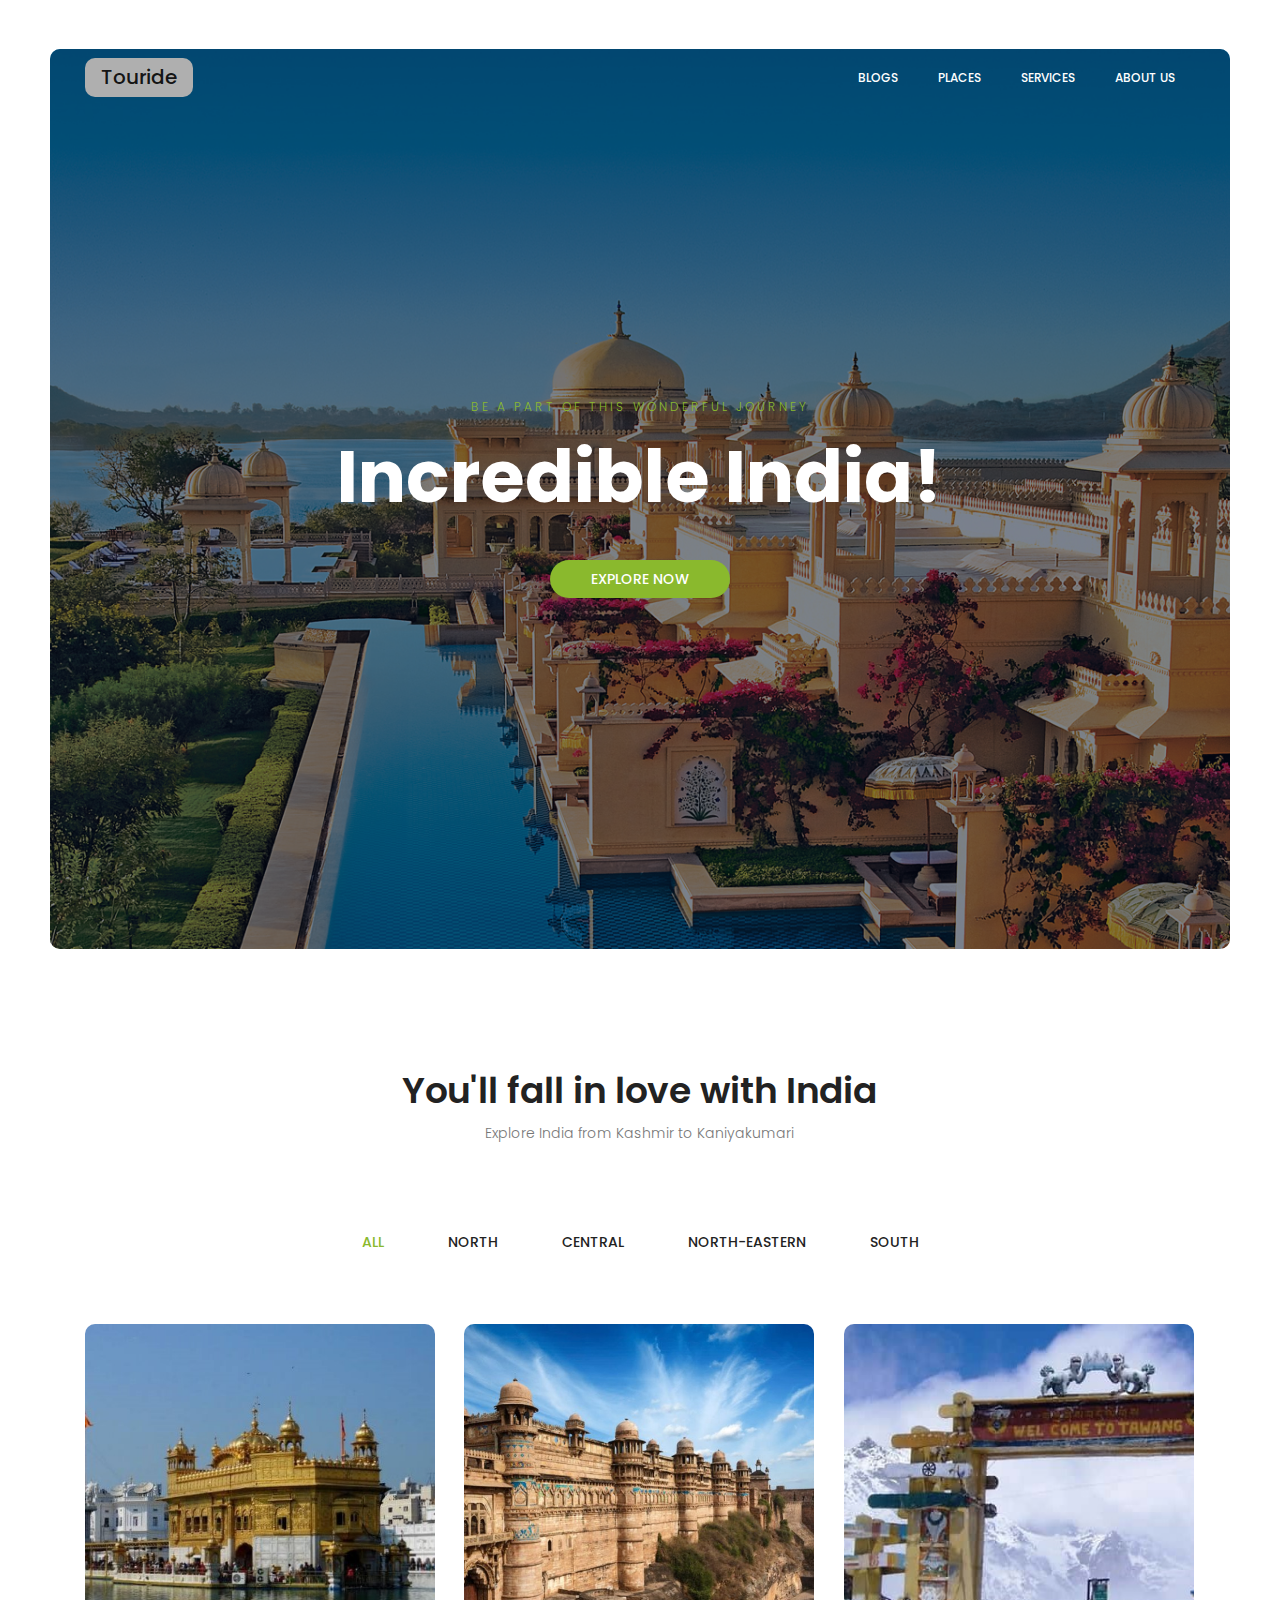
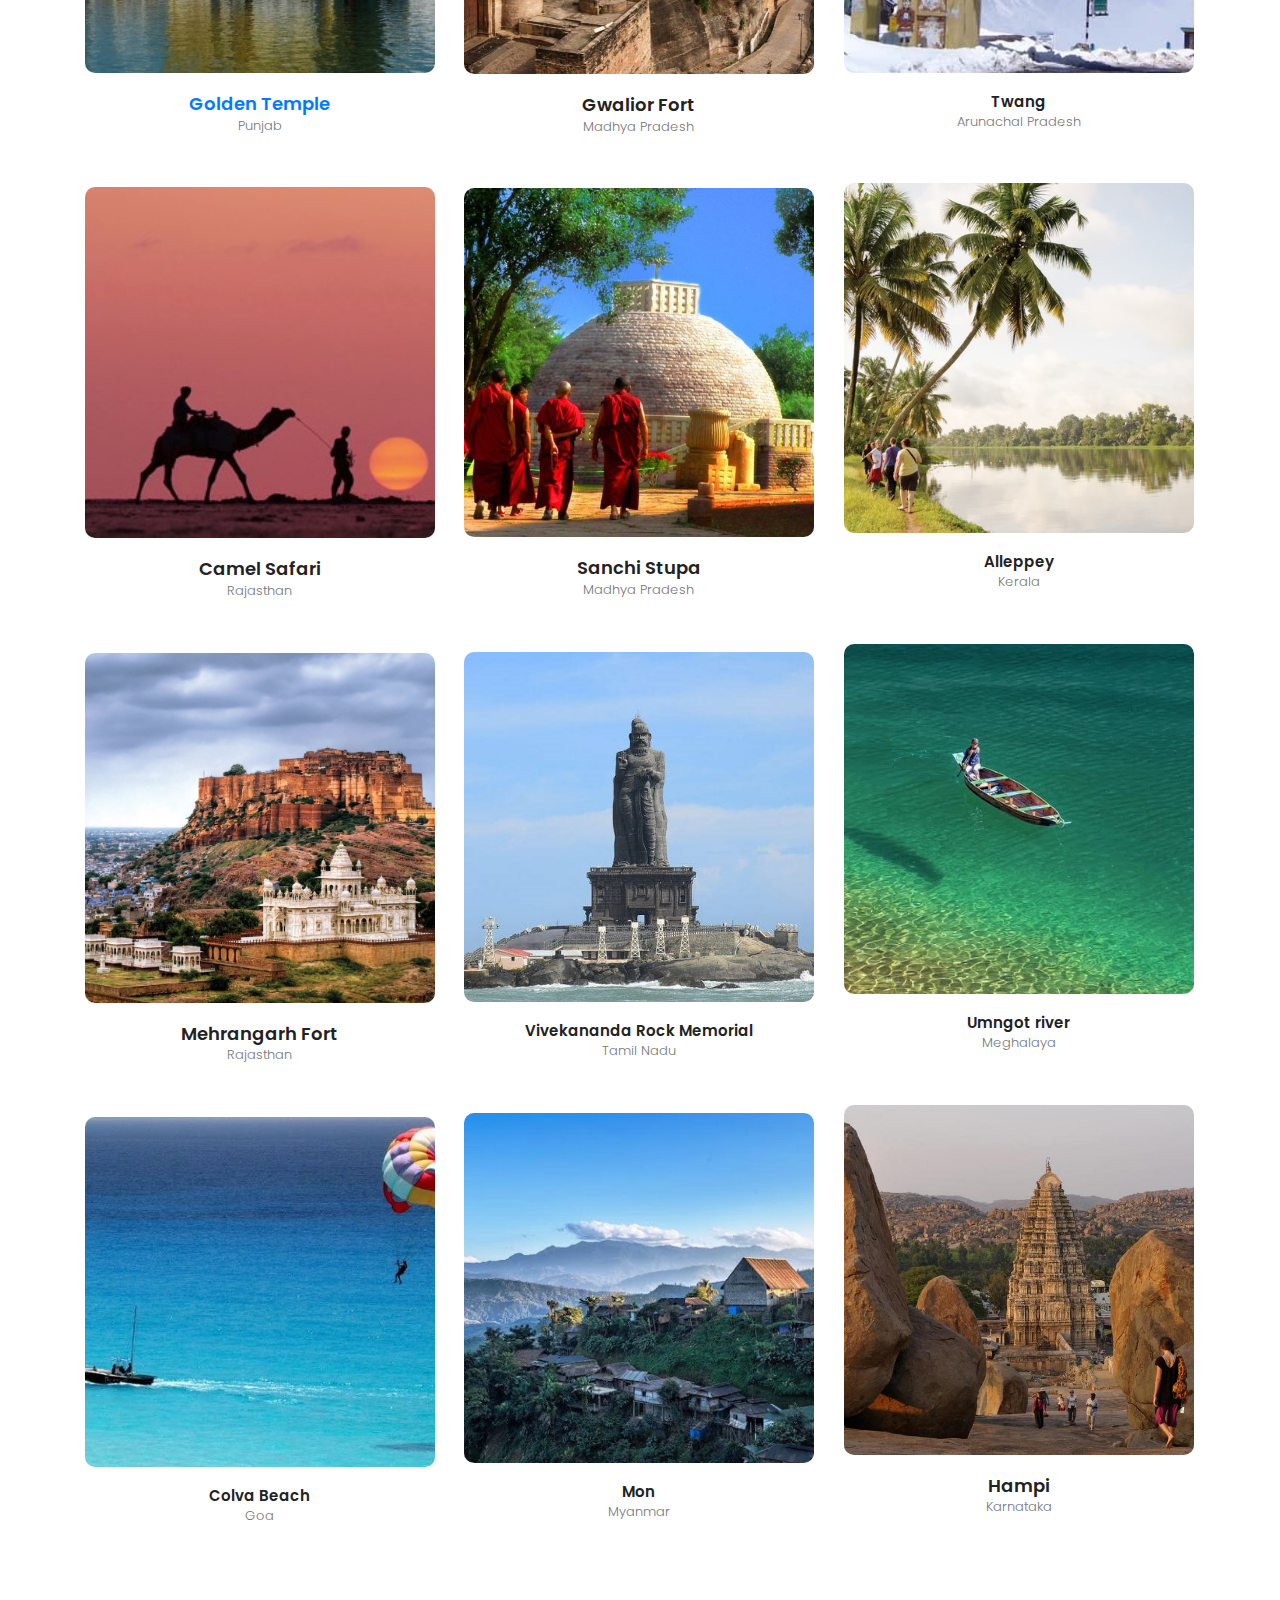
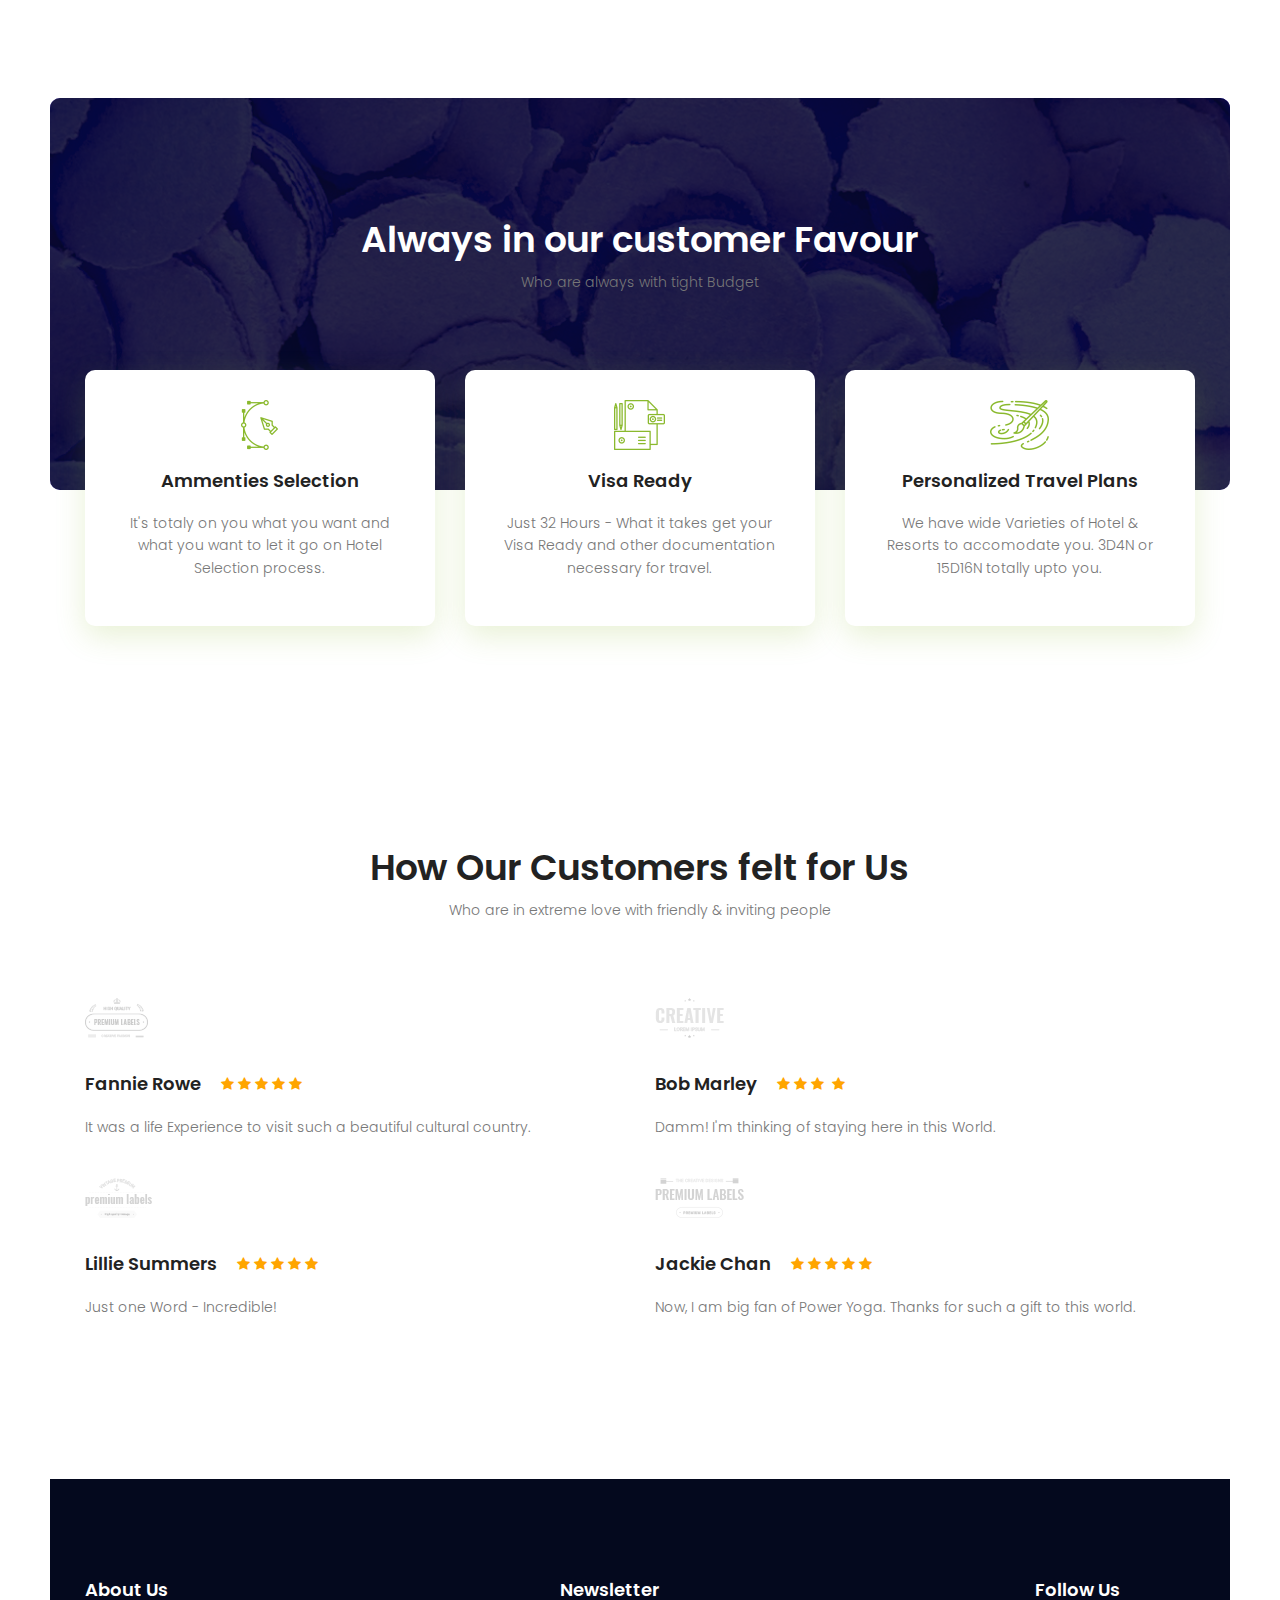
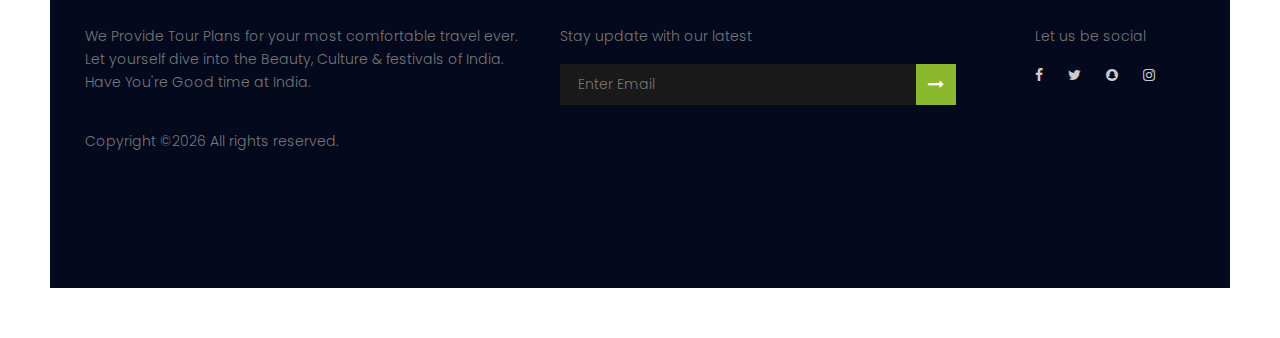
<file: index.html>
<!DOCTYPE html>
	<html lang="zxx" class="no-js">
	<head>
		<meta name="viewport" content="width=device-width, initial-scale=1, shrink-to-fit=no">
		<link rel="shortcut icon" href="img/fav.png">
		<meta name="author" content="">
		<meta name="description" content="">
		<meta name="keywords" content="">
		<meta charset="UTF-8">
		<title>Touride</title>
		<link href="https://fonts.googleapis.com/css?family=Poppins:100,200,400,300,500,600,700" rel="stylesheet"> 
			<!--CSS============================================= -->
			<link rel="stylesheet" href="css/linearicons.css">
			<link rel="stylesheet" href="css/font-awesome.min.css">
			<link rel="stylesheet" href="css/bootstrap.css">
			<link rel="stylesheet" href="css/magnific-popup.css">
			<link rel="stylesheet" href="css/nice-select.css">					
			<link rel="stylesheet" href="css/animate.min.css">
			<link rel="stylesheet" href="css/owl.carousel.css">
			<link rel="stylesheet" href="css/main.css">
		</head>
		<body>
			<div class="protfolio-wrap">

			<!-- Start Header Area -->
			<header class="default-header">
				<nav class="navbar navbar-expand-lg  navbar-light">
					<div class="container">
						  <a class="navbar-brand" href="index.html">Touride </a>
						  <button class="navbar-toggler" type="button" data-toggle="collapse" data-target="#navbarSupportedContent" aria-controls="navbarSupportedContent" aria-expanded="false" aria-label="Toggle navigation">
						    <span class="text-white lnr lnr-menu"></span>
						  </button>

						  <div class="collapse navbar-collapse justify-content-end align-items-center" id="navbarSupportedContent">
						    <ul class="navbar-nav">
								<li><a href="./Pages-inside/blog.html">Blogs</a></li>
								<li><a href="#portfolio">Places</a></li>
								<li><a href="#service">Services</a></li>
								<li><a href="./Pages-inside/About.html">About Us</a></li>
						    </ul>
						  </div>						
					</div>
				</nav>
			</header>
			<!-- End Header Area -->	
				<!-- start banner Area -->
				<section class="banner-area relative" id="home">	
					<div class="overlay overlay-bg"></div>
					<div class="container">
						<div class="row fullscreen d-flex align-items-center justify-content-center">
							<div class="banner-content col-lg-10">
								<h5 class="text-uppercase">Be a part of this Wonderful Journey</h5>
								<h1>
									Incredible India!				
								</h1>
								<a href="#" class="primary-btn text-uppercase">Explore Now</a>
							</div>											
						</div>
					</div>
				</section>
				<!-- End banner Area -->	
				
				<!-- Start portfolio-area Area -->	
				<section class="portfolio-area section-gap" id="portfolio">
				  <div class="container">
						<div class="row d-flex justify-content-center">
							<div class="menu-content col-lg-10">
								<div class="title text-center">
									<h1 class="mb-10">You'll fall in love with India</h1>
									<p>Explore India from Kashmir to Kaniyakumari</p>
								</div>
							</div>
						</div>
				    
				    <div class="filters">
				      <ul>
				        <li class="active" data-filter="*">All</li>
				        <li data-filter=".corporate">North</li>
				        <li data-filter=".personal">Central</li>
				        <li data-filter=".agency">North-Eastern</li>
				        <li data-filter=".portal">South</li>
				      </ul>
				    </div>
				    
				    <div class="filters-content">
				      <div class="row grid">
				        <div class="single-portfolio col-sm-4 all corporate">
				          <div class="item">
				            <img src="img/p1.jpg" alt="Work 1">
				            <div class="p-inner">
				              <h4><a href="./Pages-inside/GoldenTemple-Info.html">Golden Temple</a></h4>
				              <div class="cat">Punjab</div>
				            </div>
				          </div>
				        </div>
				        <div class="single-portfolio col-sm-4 all personal">
				          <div class="item">
				            <img src="img/p2.jpg" alt="Work 1">
				            <div class="p-inner">
				              <h4>Gwalior Fort</h4>
				              <div class="cat">Madhya Pradesh</div>
				            </div>
				          </div>
				        </div>
				        <div class="single-portfolio col-sm-4 all agency">
				          <div class="item">
				            <img src="img/p9.jpg" alt="Work 1">
				            <div class="p-inner">
				              <h5>Twang</h5>
				              <div class="cat">Arunachal Pradesh</div>
				            </div>
				          </div>
				        </div>
				        <div class="single-portfolio col-sm-4 all portal">
				          <div class="item">
				            <img src="img/p12.jpg" alt="Work 1">
				            <div class="p-inner">
				              <h5>Alleppey</h5>
				              <div class="cat">Kerala</div>
				            </div>
				          </div>
				        </div>

				        <div class="single-portfolio col-sm-4 all corporate">
				          <div class="item">
				            <img src="img/p5.jpg" alt="Work 1">
				            <div class="p-inner">
				              <h4>Camel Safari</h4>
				              <div class="cat">Rajasthan</div>
				            </div>
				          </div>
				        </div>
				        <div class="single-portfolio col-sm-4 all personal">
				          <div class="item">
				            <img src="img/p6.jpg" alt="Work 1">
				            <div class="p-inner">
				              <h4>Sanchi Stupa</h4>
				              <div class="cat">Madhya Pradesh</div>
				            </div>
				          </div>
				        </div>
				        <div class="single-portfolio col-sm-4 all agency">
				          <div class="item">
				            <img src="img/p7.jpg" alt="Work 1">
				            <div class="p-inner">
				              <h5>Umngot river</h5>
				              <div class="cat">Meghalaya</div>
				            </div>
				          </div>
				        </div>
				        <div class="single-portfolio col-sm-4 all portal">
				          <div class="item">
				            <img src="img/p10.jpg" alt="Work 1">
				            <div class="p-inner">
				              <h5>Vivekananda Rock Memorial</h5>
				              <div class="cat">Tamil Nadu</div>
				            </div>
				          </div>
				        </div>		
				        <div class="single-portfolio col-sm-4 all corporate">
				          <div class="item">
				            <img src="img/p4.jpg" alt="Work 1">
				            <div class="p-inner">
				              <h4>Mehrangarh Fort</h4>
				              <div class="cat">Rajasthan</div>
				            </div>
				          </div>
				        </div>
				        <div class="single-portfolio col-sm-4 all personal">
				          <div class="item">
				            <img src="img/p3.jpg" alt="Work 1">
				            <div class="p-inner">
				              <h4>Hampi</h4>
				              <div class="cat">Karnataka</div>
				            </div>
				          </div>
				        </div>
				        <div class="single-portfolio col-sm-4 all agency">
				          <div class="item">
				            <img src="img/p8.jpg" alt="Work 1">
				            <div class="p-inner">
				              <h5>Mon</h5>
				              <div class="cat">Myanmar</div>
				            </div>
				          </div>
				        </div>
				        <div class="single-portfolio col-sm-4 all portal">
				          <div class="item">
				            <img src="img/p11.jpg" alt="Work 1">
				            <div class="p-inner">
				              <h5>Colva Beach</h5>
				              <div class="cat">Goa</div>
				            </div>
				          </div>
				        </div>					        		        
				        
				      </div>
				    </div>
				    
				  </div>
				</section>
				<!-- End portfolio-area Area -->	

				
				<!-- Start service Area -->
				<section class="service-area section-gap relative" id="service">
					<div class="overlay overlay-bg"></div>	
					<div class="container">
						<div class="row d-flex justify-content-center">
							<div class="menu-content pb-60 col-lg-10">
								<div class="title text-center">
									<h1 class="mb-10 text-white">Always in our customer Favour</h1>
									<p>Who are always with tight Budget</p>
								</div>
							</div>
						</div>	
					</div>	
				</section>
				<!-- End service Area -->
				
				<!-- Start services Area -->
				<section class="services-area pb-100" >
					<div class="container">
						<div class="row">
							<div class="col-lg-4">
								<div class="single-service">
									<img class="img-fluid" src="img/s1.png" alt="">
									<h4>Ammenties Selection</h4>
									<p>
										It's totaly on you what you want and what you want to let it go on Hotel Selection process.
									</p>
								</div>
							</div>
							<div class="col-lg-4">
								<div class="single-service">
									<img class="img-fluid" src="img/s2.png" alt="">
									<h4>Visa Ready</h4>
									<p>
										Just 32 Hours - What it takes get your Visa Ready and other documentation necessary for travel.
									</p>
								</div>
							</div>
							<div class="col-lg-4">
								<div class="single-service">
									<img class="img-fluid" src="img/s3.png" alt="">
									<h4>Personalized Travel Plans</h4>
									<p>
										We have wide Varieties of Hotel &amp; Resorts to accomodate you. 3D4N or 15D16N totally upto you.
									</p>
								</div>
							</div>														
						</div>
					</div>	
				</section>
				<!-- End services Area -->
				
				<!-- Start review Area -->
				<section class="review-area section-gap" id="testimonial">
					<div class="container">
						<div class="row d-flex justify-content-center">
							<div class="menu-content pb-60 col-lg-10">
								<div class="title text-center">
									<h1 class="mb-10">How Our Customers felt for Us</h1>
									<p>Who are in extreme love with friendly &amp; inviting people</p>
								</div>
							</div>
						</div>							
						<div class="row">
							<div class="col-lg-6">
								<div class="single-review">
									<img src="img/c1.png" alt="">
									<div class="title d-flex flex-row">
										<a href="#"><h4>Fannie Rowe</h4></a>									
										<div class="star">
											<span class="fa fa-star checked"></span>
											<span class="fa fa-star checked"></span>
											<span class="fa fa-star checked"></span>
											<span class="fa fa-star checked"></span>
											<span class="fa fa-star checked"></span>
										</div>
									</div>
									<p>
										It was a life Experience to visit such a beautiful cultural country.
									</p>
								</div>	
								<div class="single-review">
									<img src="img/c3.png" alt="">
									<div class="title d-flex flex-row">
										<a href="#"><h4>Lillie Summers</h4></a>									
										<div class="star">
											<span class="fa fa-star checked"></span>
											<span class="fa fa-star checked"></span>
											<span class="fa fa-star checked"></span>
											<span class="fa fa-star checked"></span>
											<span class="fa fa-star checked"></span>
										</div>
									</div>
									<p>
										Just one Word - Incredible!
									</p>
								</div>															
							</div>
							<div class="col-lg-6">
								<div class="single-review">
									<img src="img/c2.png" alt="">
									<div class="title d-flex flex-row">
										<a href="#"><h4>Bob Marley</h4></a>									
										<div class="star">
											<span class="fa fa-star checked"></span>
											<span class="fa fa-star checked"></span>
											<span class="fa fa-star checked"></span>
											<span class="fa fa-starchecked"></span>
											<span class="fa fa-star checked"></span>
										</div>
									</div>
									<p>
										Damm! I'm thinking of staying here in this World.
									</p>
								</div>	
								<div class="single-review">
									<img src="img/c4.png" alt="">
									<div class="title d-flex flex-row">
										<a href="#"><h4>Jackie Chan</h4></a>									
										<div class="star">
											<span class="fa fa-star checked"></span>
											<span class="fa fa-star checked"></span>
											<span class="fa fa-star checked"></span>
											<span class="fa fa-star checked"></span>
											<span class="fa fa-star checked"></span>
										</div>
									</div>
									<p>
										Now, I am big fan of Power Yoga. Thanks for such a gift to this world.
									</p>
								</div>															
							</div>							
						</div>
                    </div>	
				</section>
				<!-- End review Area -->
				

				<!-- start footer Area -->		
				<footer class="footer-area section-gap">
					<div class="container">
						<div class="row">
							<div class="col-lg-5 col-md-6 col-sm-6">
								<div class="single-footer-widget">
									<h6>About Us</h6>
									<p>
										We Provide Tour Plans for your most comfortable travel ever. Let yourself dive into the Beauty, Culture &amp; festivals of India. Have You're Good time at India.
									</p>
									<p class="footer-text">
Copyright &copy;<script>document.write(new Date().getFullYear());</script> All rights reserved.
								</p>	
								</div>
							</div>
							<div class="col-lg-5  col-md-6 col-sm-6">
								<div class="single-footer-widget">
									<h6>Newsletter</h6>
									<p>Stay update with our latest</p>
									<div class="" id="mc_embed_signup">
							         <form target="_blank"  action="" method="get" class="form-inline">
											<input class="form-control" name="EMAIL" placeholder="Enter Email" onfocus="this.placeholder = ''" onblur="this.placeholder = 'Enter Your Email Here '" required="" type="email">
				                            	<button class="click-btn btn btn-default"><i class="fa fa-long-arrow-right" aria-hidden="true"></i></button>
				                           
											<div class="info"></div>
										</form>
									</div>
								</div>
							</div>						
							<div class="col-lg-2 col-md-6 col-sm-6 social-widget">
								<div class="single-footer-widget">
									<h6>Follow Us</h6>
									<p>Let us be social</p>
									<div class="footer-social d-flex align-items-center">
										<a href="#"><i class="fa fa-facebook"></i></a>
										<a href="#"><i class="fa fa-twitter"></i></a>
										<a href="#"><i class="fa fa-snapchat"></i></a>
										<a href="#"><i class="fa fa-instagram"></i></a>
									</div>
								</div>
							</div>							
						</div>
					</div>
				</footer>	
				<!-- End footer Area -->					
			</div>
			<script src="js/vendor/jquery-2.2.4.min.js"></script>
			<script src="https://cdnjs.cloudflare.com/ajax/libs/popper.js/1.12.9/umd/popper.min.js" integrity="sha384-ApNbgh9B+Y1QKtv3Rn7W3mgPxhU9K/ScQsAP7hUibX39j7fakFPskvXusvfa0b4Q" crossorigin="anonymous"></script>
			<script src="js/vendor/bootstrap.min.js"></script>			
  			<script src="js/easing.min.js"></script>			
			<script src="js/jquery.ajaxchimp.min.js"></script>
			<script src="js/jquery.magnific-popup.min.js"></script>	
			<script src="js/owl.carousel.min.js"></script>			
			<script src="js/jquery.sticky.js"></script>			
			<script src="js/jquery.nice-select.min.js"></script>			
			<script src="js/parallax.min.js"></script>	
			<script src="js/mail-script.js"></script>
			<script src="js/isotope.pkgd.min.js"></script>	
			<script src="js/main.js"></script>	
		</body>
	</html>
</file>
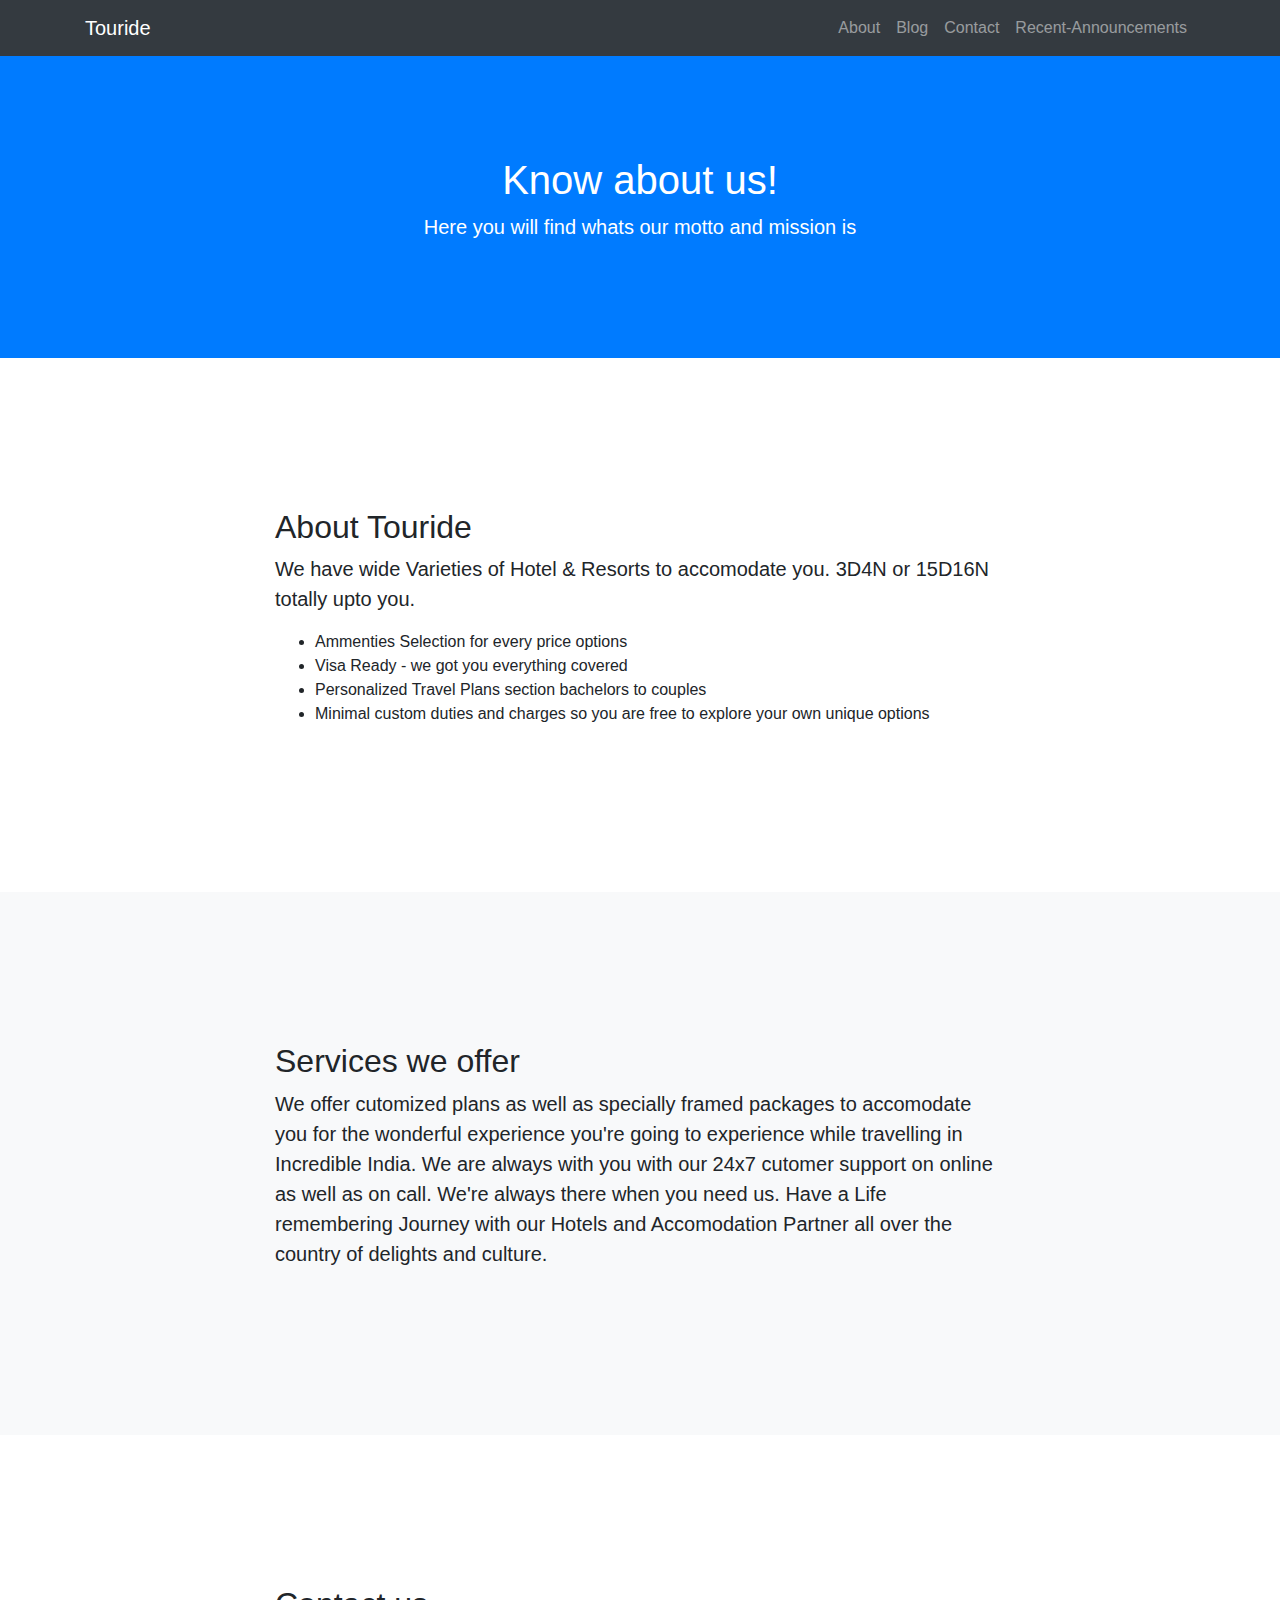
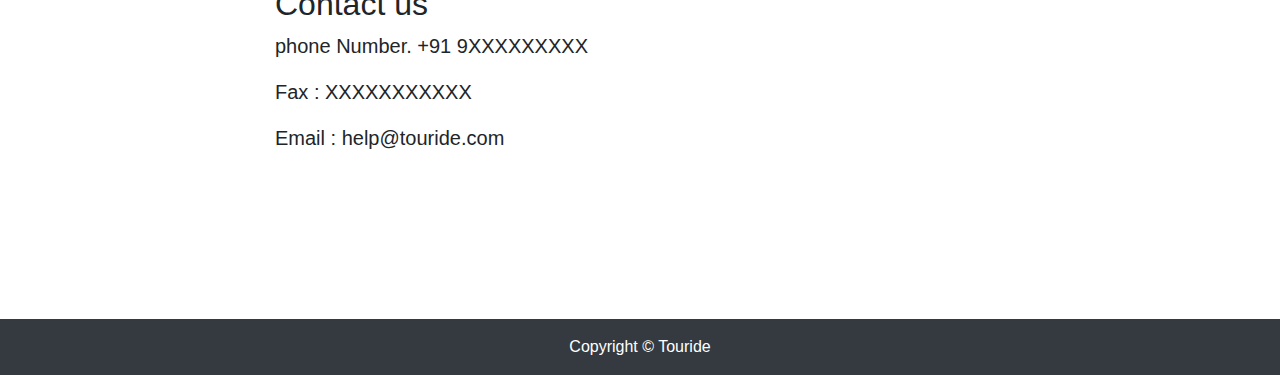
<file: Pages-inside/About.html>
<!DOCTYPE html>
<html lang="en">

<head>

  <meta charset="utf-8">
  <meta name="viewport" content="width=device-width, initial-scale=1, shrink-to-fit=no">
  <meta name="description" content="">
  <meta name="author" content="">

  <title>About Us - Touride</title>

  <!-- Bootstrap core CSS -->
  <link href="./bootstrap/css/bootstrap.min.css" rel="stylesheet">

  <!-- Custom styles for this template -->
  <link href="css/scrolling-nav.css" rel="stylesheet">

</head>

<body id="page-top">

  <!-- Navigation -->
  <nav class="navbar navbar-expand-lg navbar-dark bg-dark fixed-top" id="mainNav">
    <div class="container">
      <a class="navbar-brand js-scroll-trigger" href="#page-top">Touride</a>
      <button class="navbar-toggler navbar-toggler-right" type="button" data-toggle="collapse" data-target="#navbarResponsive" aria-controls="navbarResponsive" aria-expanded="false" aria-label="Toggle navigation">
        <span class="navbar-toggler-icon"></span>
      </button>
      <div class="collapse navbar-collapse " id="navbarResponsive">
        <ul class="navbar-nav ml-auto">
          <li class="nav-item">
            <a class="nav-link js-scroll-trigger" href="#about">About</a>
          </li>
          <li class="nav-item">
            <a class="nav-link js-scroll-trigger" href="blog.html">Blog</a>
          </li>
          <li class="nav-item">
            <a class="nav-link js-scroll-trigger" href="#contact">Contact</a>
          </li>
            <li class="nav-item">
            <a class="nav-link js-scroll-trigger" href="Recent-Announcement.html" target="_blank">Recent-Announcements</a>
          </li>
        </ul>
      </div>
    </div>
  </nav>

  <header class="bg-primary text-white">
    <div class="container text-center">
      <h1>Know about us!</h1>
      <p class="lead">Here you will find whats our motto and mission is</p>
    </div>
  </header>

  <section id="about">
    <div class="container">
      <div class="row">
        <div class="col-lg-8 mx-auto">
          <h2>About Touride</h2>
          <p class="lead">We have wide Varieties of Hotel & Resorts to accomodate you. 3D4N or 15D16N totally upto you.</p>
          <ul>
            <li>Ammenties Selection for every price options</li>
            <li>Visa Ready - we got you everything covered</li>
            <li>Personalized Travel Plans section bachelors to couples</li>
            <li>Minimal custom duties and charges so you are free to explore your own unique options</li>
          </ul>
        </div>
      </div>
    </div>
  </section>

  <section id="services" class="bg-light">
    <div class="container">
      <div class="row">
        <div class="col-lg-8 mx-auto">
          <h2>Services we offer</h2>
          <p class="lead">We offer cutomized plans as well as specially framed packages to accomodate you for the wonderful experience you're going to experience while travelling in Incredible India. We are always with you with our 24x7 cutomer support on online as well as on call. We're always there when you need us. Have a Life remembering Journey with our Hotels and Accomodation Partner all over the country of delights and culture.</p>
        </div>
      </div>
    </div>
  </section>

  <section id="contact">
    <div class="container">
      <div class="row">
        <div class="col-lg-8 mx-auto">
          <h2>Contact us</h2>
            <p class="lead">phone Number. +91 9XXXXXXXXX</p>
            <p class="lead">Fax : XXXXXXXXXXX</p>
            <p class="lead">Email : help@touride.com</p>
        </div>
      </div>
    </div>
  </section>

  <!-- Footer -->
  <footer class="py-3 bg-dark">
    <div class="container">
      <p class="m-0 text-center text-white">Copyright &copy; Touride</p>
    </div>
  </footer>



</body>

</html>
</file>
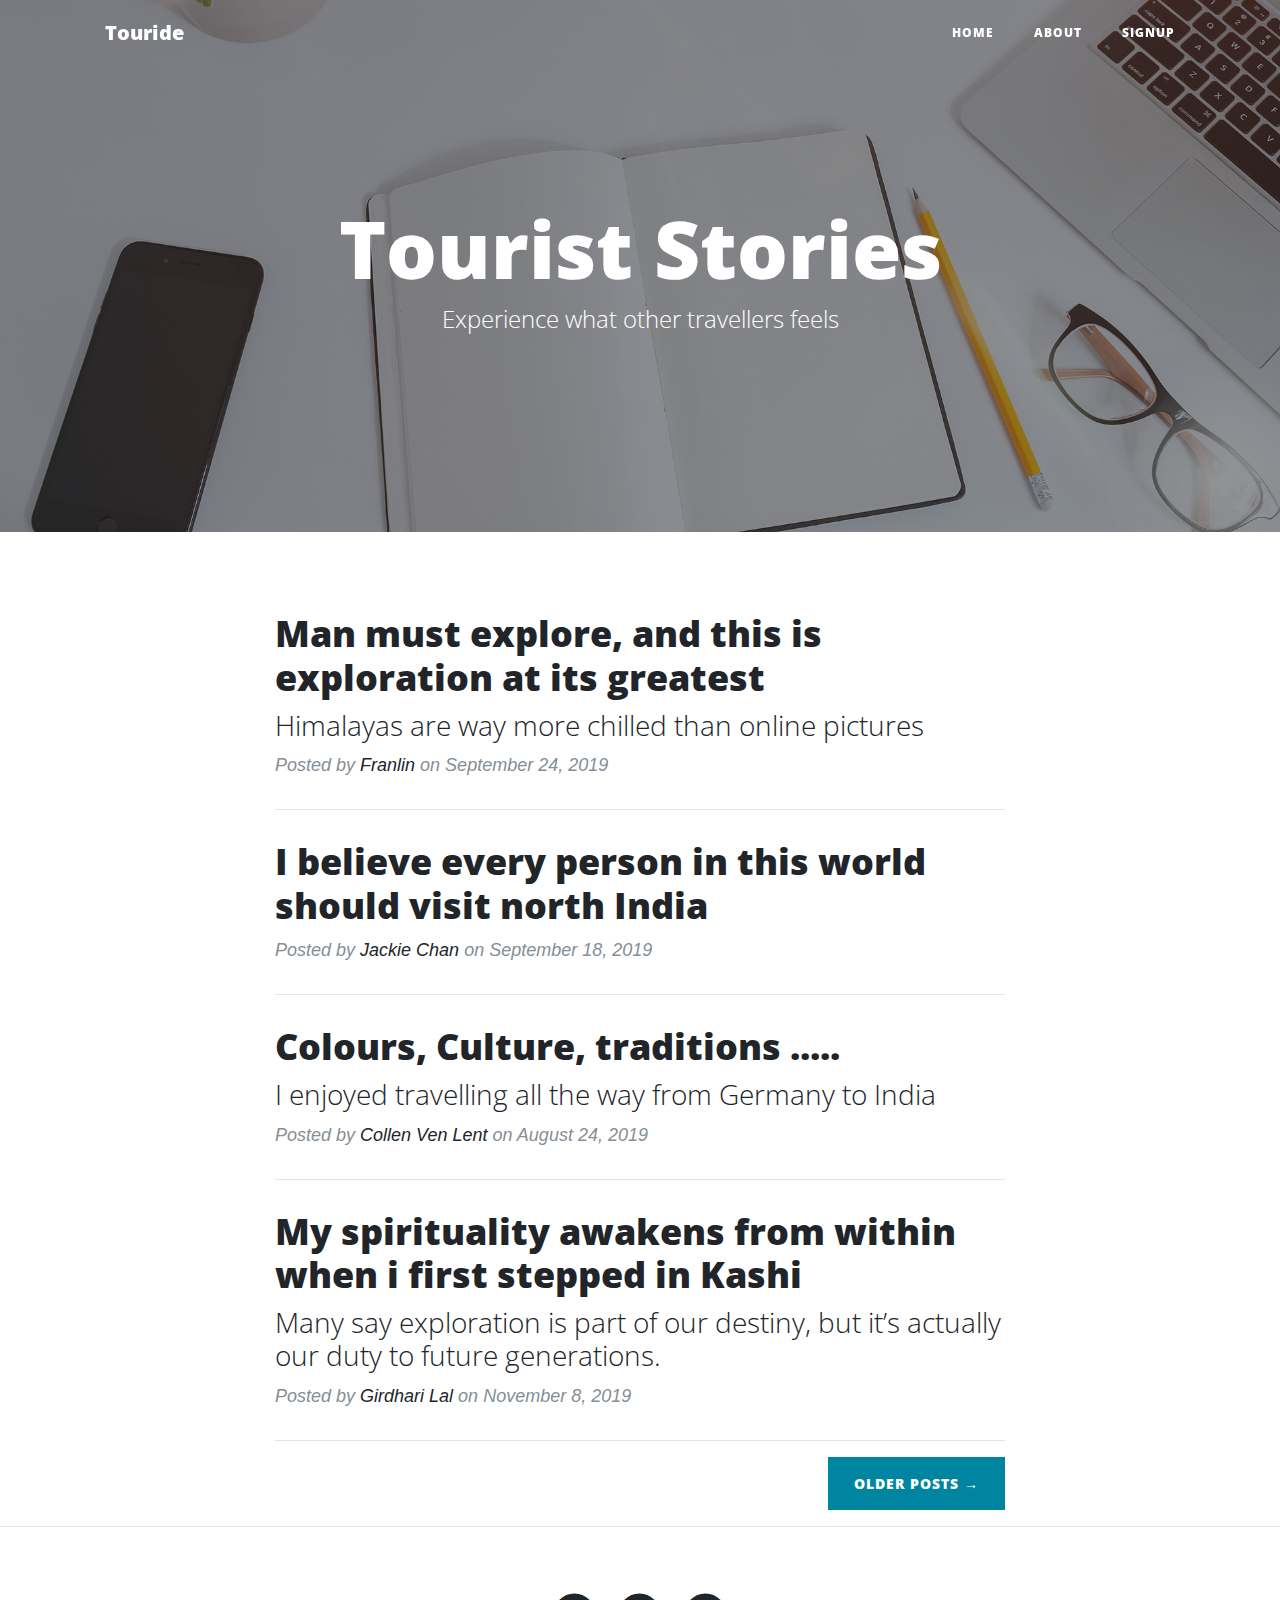
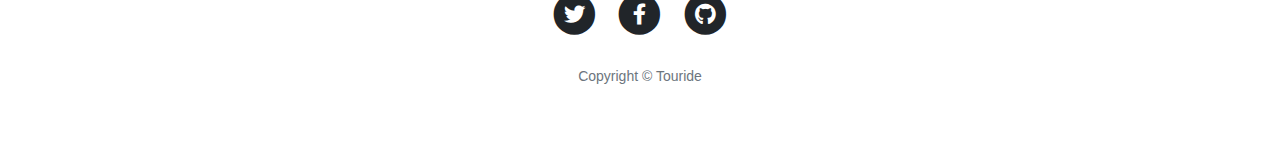
<file: Pages-inside/blog.html>
<!DOCTYPE html>
<html lang="en">

<head>

  <meta charset="utf-8">
  <meta name="viewport" content="width=device-width, initial-scale=1, shrink-to-fit=no">
  <meta name="description" content="">
  <meta name="author" content="">

  <title>Touride</title>

  <!-- Bootstrap core CSS -->
  <link href="vendor/bootstrap/css/bootstrap.min.css" rel="stylesheet">

  <!-- Custom fonts for this template -->
  <link href="vendor/fontawesome-free/css/all.min.css" rel="stylesheet" type="text/css">
  <link href='https://fonts.googleapis.com/css?family=Lora:400,700,400italic,700italic' rel='stylesheet' type='text/css'>
  <link href='https://fonts.googleapis.com/css?family=Open+Sans:300italic,400italic,600italic,700italic,800italic,400,300,600,700,800' rel='stylesheet' type='text/css'>

  <!-- Custom styles for this template -->
  <link href="css/clean-blog.min.css" rel="stylesheet">

</head>

<body>

  <!-- Navigation -->
  <nav class="navbar navbar-expand-lg navbar-light fixed-top" id="mainNav">
    <div class="container">
      <a class="navbar-brand" href="../index.html">Touride</a>
      <button class="navbar-toggler navbar-toggler-right" type="button" data-toggle="collapse" data-target="#navbarResponsive" aria-controls="navbarResponsive" aria-expanded="false" aria-label="Toggle navigation">
        Menu
        <i class="fas fa-bars"></i>
      </button>
      <div class="collapse navbar-collapse" id="navbarResponsive">
        <ul class="navbar-nav ml-auto">
          <li class="nav-item">
            <a class="nav-link" href="#">Home</a>
          </li>
          <li class="nav-item">
            <a class="nav-link" href="About.html">About</a>
          </li>
            <li class="nav-item">
            <a class="nav-link" href="SignUp.html">SignUp</a>
          </li>
        </ul>
      </div>
    </div>
  </nav>

  <!-- Page Header -->
  <header class="masthead" style="background-image: url('img/home-bg.jpg')">
    <div class="overlay"></div>
    <div class="container">
      <div class="row">
        <div class="col-lg-8 col-md-10 mx-auto">
          <div class="site-heading">
            <h1>Tourist Stories</h1>
            <span class="subheading">Experience what other travellers feels</span>
          </div>
        </div>
      </div>
    </div>
  </header>

  <!-- Main Content -->
  <div class="container">
    <div class="row">
      <div class="col-lg-8 col-md-10 mx-auto">
        <div class="post-preview">
          <a href="#">
            <h2 class="post-title">
              Man must explore, and this is exploration at its greatest
            </h2>
            <h3 class="post-subtitle">
              Himalayas are way more chilled than online pictures
            </h3>
          </a>
          <p class="post-meta">Posted by
            <a href="#">Franlin</a>
            on September 24, 2019</p>
        </div>
        <hr>
        <div class="post-preview">
          <a href="#">
            <h2 class="post-title">
              I believe every person in this world should visit north India
            </h2>
          </a>
          <p class="post-meta">Posted by
            <a href="#">Jackie Chan</a>
            on September 18, 2019</p>
        </div>
        <hr>
        <div class="post-preview">
          <a href="#">
            <h2 class="post-title">
              Colours, Culture, traditions .....
            </h2>
            <h3 class="post-subtitle">
              I enjoyed travelling all the way from Germany to India
            </h3>
          </a>
          <p class="post-meta">Posted by
            <a href="#">Collen Ven Lent</a>
            on August 24, 2019</p>
        </div>
        <hr>
        <div class="post-preview">
          <a href="#">
            <h2 class="post-title">
              My spirituality awakens from within when i first stepped in Kashi
            </h2>
            <h3 class="post-subtitle">
              Many say exploration is part of our destiny, but it’s actually our duty to future generations.
            </h3>
          </a>
          <p class="post-meta">Posted by
            <a href="#">Girdhari Lal</a>
            on November 8, 2019</p>
        </div>
        <hr>
        <!-- Pager -->
        <div class="clearfix">
          <a class="btn btn-primary float-right" href="#">Older Posts &rarr;</a>
        </div>
      </div>
    </div>
  </div>

  <hr>

  <!-- Footer -->
  <footer>
    <div class="container">
      <div class="row">
        <div class="col-lg-8 col-md-10 mx-auto">
          <ul class="list-inline text-center">
            <li class="list-inline-item">
              <a href="#">
                <span class="fa-stack fa-lg">
                  <i class="fas fa-circle fa-stack-2x"></i>
                  <i class="fab fa-twitter fa-stack-1x fa-inverse"></i>
                </span>
              </a>
            </li>
            <li class="list-inline-item">
              <a href="#">
                <span class="fa-stack fa-lg">
                  <i class="fas fa-circle fa-stack-2x"></i>
                  <i class="fab fa-facebook-f fa-stack-1x fa-inverse"></i>
                </span>
              </a>
            </li>
            <li class="list-inline-item">
              <a href="#">
                <span class="fa-stack fa-lg">
                  <i class="fas fa-circle fa-stack-2x"></i>
                  <i class="fab fa-github fa-stack-1x fa-inverse"></i>
                </span>
              </a>
            </li>
          </ul>
          <p class="copyright text-muted">Copyright &copy; Touride</p>
        </div>
      </div>
    </div>
  </footer>

  <!-- Bootstrap core JavaScript -->
  <script src="vendor/jquery/jquery.min.js"></script>
  <script src="vendor/bootstrap/js/bootstrap.bundle.min.js"></script>

  <!-- Custom scripts for this template -->
  <script src="js/clean-blog.min.js"></script>

</body>

</html>
</file>
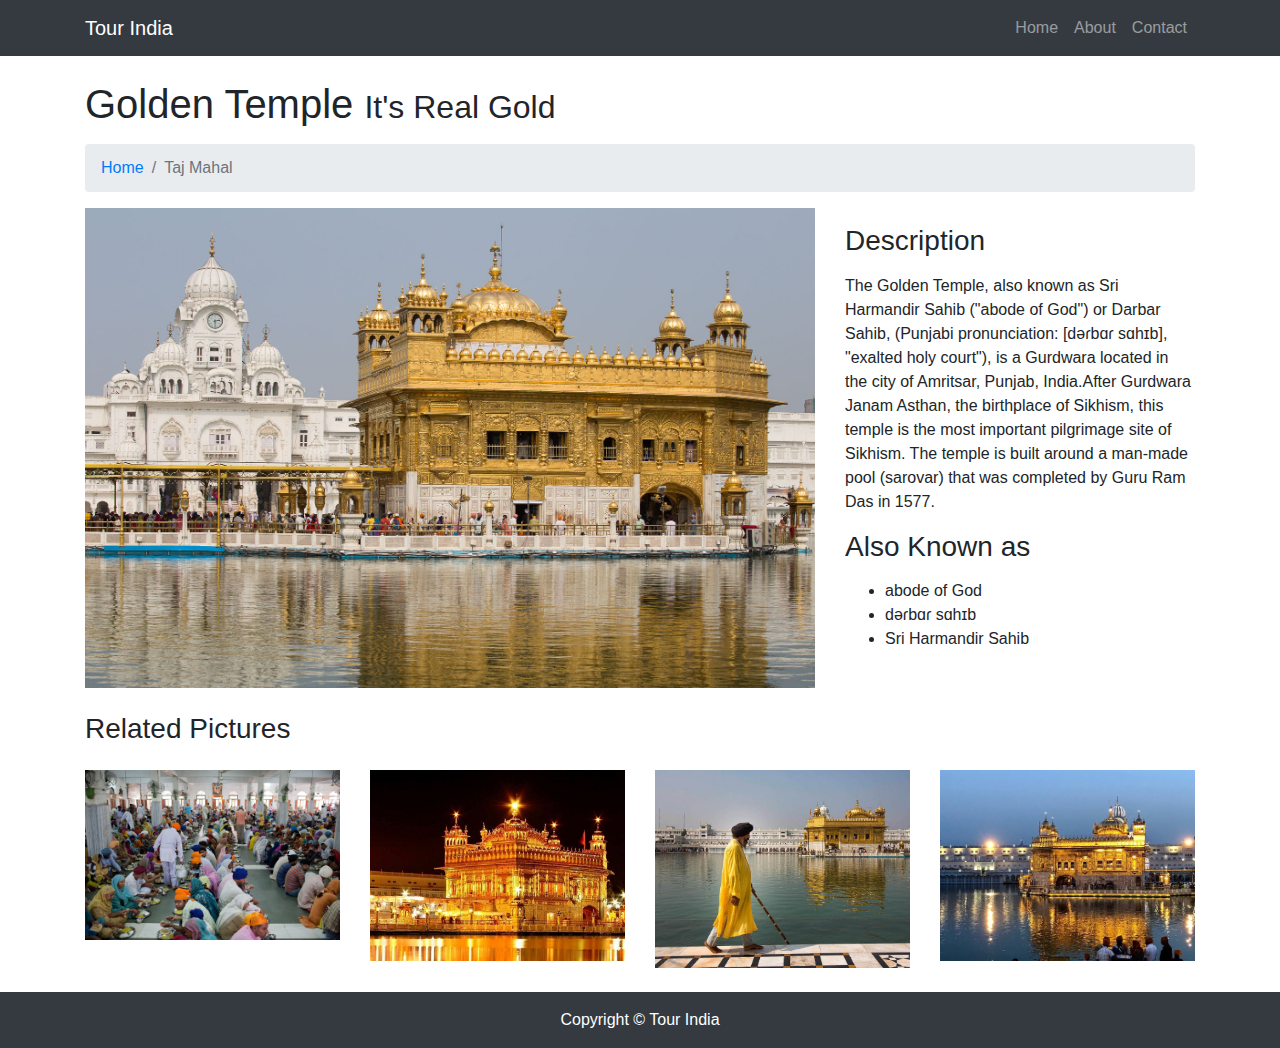
<file: Pages-inside/GoldenTemple-Info.html>
<!DOCTYPE html>
<html lang="en">

<head>

  <meta charset="utf-8">
  <meta name="viewport" content="width=device-width, initial-scale=1, shrink-to-fit=no">
  <meta name="description" content="">
  <meta name="author" content="">

  <title>Tour India</title>

  <!-- Bootstrap core CSS -->
  <link href="vendor/bootstrap/css/bootstrap.min.css" rel="stylesheet">

  <!-- Custom styles for this template -->
  <link href="css/goldentemple.css" rel="stylesheet">

</head>

<body>

  <!-- Navigation -->
  <nav class="navbar fixed-top navbar-expand-lg navbar-dark bg-dark fixed-top">
    <div class="container">
      <a class="navbar-brand" href="index.html">Tour India</a>
      <button class="navbar-toggler navbar-toggler-right" type="button" data-toggle="collapse" data-target="#navbarResponsive" aria-controls="navbarResponsive" aria-expanded="false" aria-label="Toggle navigation">
        <span class="navbar-toggler-icon"></span>
      </button>
      <div class="collapse navbar-collapse" id="navbarResponsive">
        <ul class="navbar-nav ml-auto">
          <li class="nav-item">
            <a class="nav-link" href="about.html">Home</a>
          </li>
          <li class="nav-item">
            <a class="nav-link" href="about.html">About</a>
          </li>
          <li class="nav-item">
            <a class="nav-link" href="contact.html">Contact</a>
          </li>
        </ul>
      </div>
    </div>
  </nav>

  <!-- Page Content -->
  <div class="container">

    <!-- Page Heading/Breadcrumbs -->
    <h1 class="mt-4 mb-3">Golden Temple
      <small>It's Real Gold</small>
    </h1>

    <ol class="breadcrumb">
      <li class="breadcrumb-item">
        <a href="index.html">Home</a>
      </li>
      <li class="breadcrumb-item active">Taj Mahal</li>
    </ol>

    <!-- Portfolio Item Row -->
    <div class="row">

      <div class="col-md-8">
        <img class="img-fluid" src="./img/Harmandir-Sahib-Amritsar-India-Punjab.jpg" alt="">
      </div>

      <div class="col-md-4">
        <h3 class="my-3">Description</h3>
        <p>The Golden Temple, also known as Sri Harmandir Sahib ("abode of God") or Darbar Sahib, (Punjabi pronunciation: [dəɾbɑɾ sɑhɪb], "exalted holy court"), is a Gurdwara located in the city of Amritsar, Punjab, India.After Gurdwara Janam Asthan, the birthplace of Sikhism, this temple is the most important pilgrimage site of Sikhism.

The temple is built around a man-made pool (sarovar) that was completed by Guru Ram Das in 1577. </p>
        <h3 class="my-3">Also Known as</h3>
        <ul>
          <li>abode of God</li>
          <li>dəɾbɑɾ sɑhɪb</li>
          <li>Sri Harmandir Sahib</li>
        </ul>
      </div>

    </div>
    <!-- /.row -->

    <!-- Related Projects Row -->
    <h3 class="my-4">Related Pictures</h3>

    <div class="row">

      <div class="col-md-3 col-sm-6 mb-4">
        <a href="#">
          <img class="img-fluid" src="./img/The-Golden-Temple-India8.jpg" alt="">
        </a>
      </div>

      <div class="col-md-3 col-sm-6 mb-4">
        <a href="#">
          <img class="img-fluid" src="./img/597529822Amritsar_Main.jpg" alt="">
        </a>
      </div>

      <div class="col-md-3 col-sm-6 mb-4">
        <a href="#">
          <img class="img-fluid" src="./img/imb-photos-warrior-medium.jpg" alt="">
        </a>
      </div>

      <div class="col-md-3 col-sm-6 mb-4">
        <a href="#">
          <img class="img-fluid" src="./img/photo1.jpg" alt="">
        </a>
      </div>

    </div>
    <!-- /.row -->

  </div>
  <!-- /.container -->

  <!-- Footer -->
  <footer class="py-3 bg-dark">
    <div class="container">
      <p class="m-0 text-center text-white">Copyright &copy; Tour India</p>
    </div>
    <!-- /.container -->
  </footer>

  <!-- Bootstrap core JavaScript -->
  <script src="vendor/jquery/jquery.min.js"></script>
  <script src="vendor/bootstrap/js/bootstrap.bundle.min.js"></script>

</body>

</html>
</file>
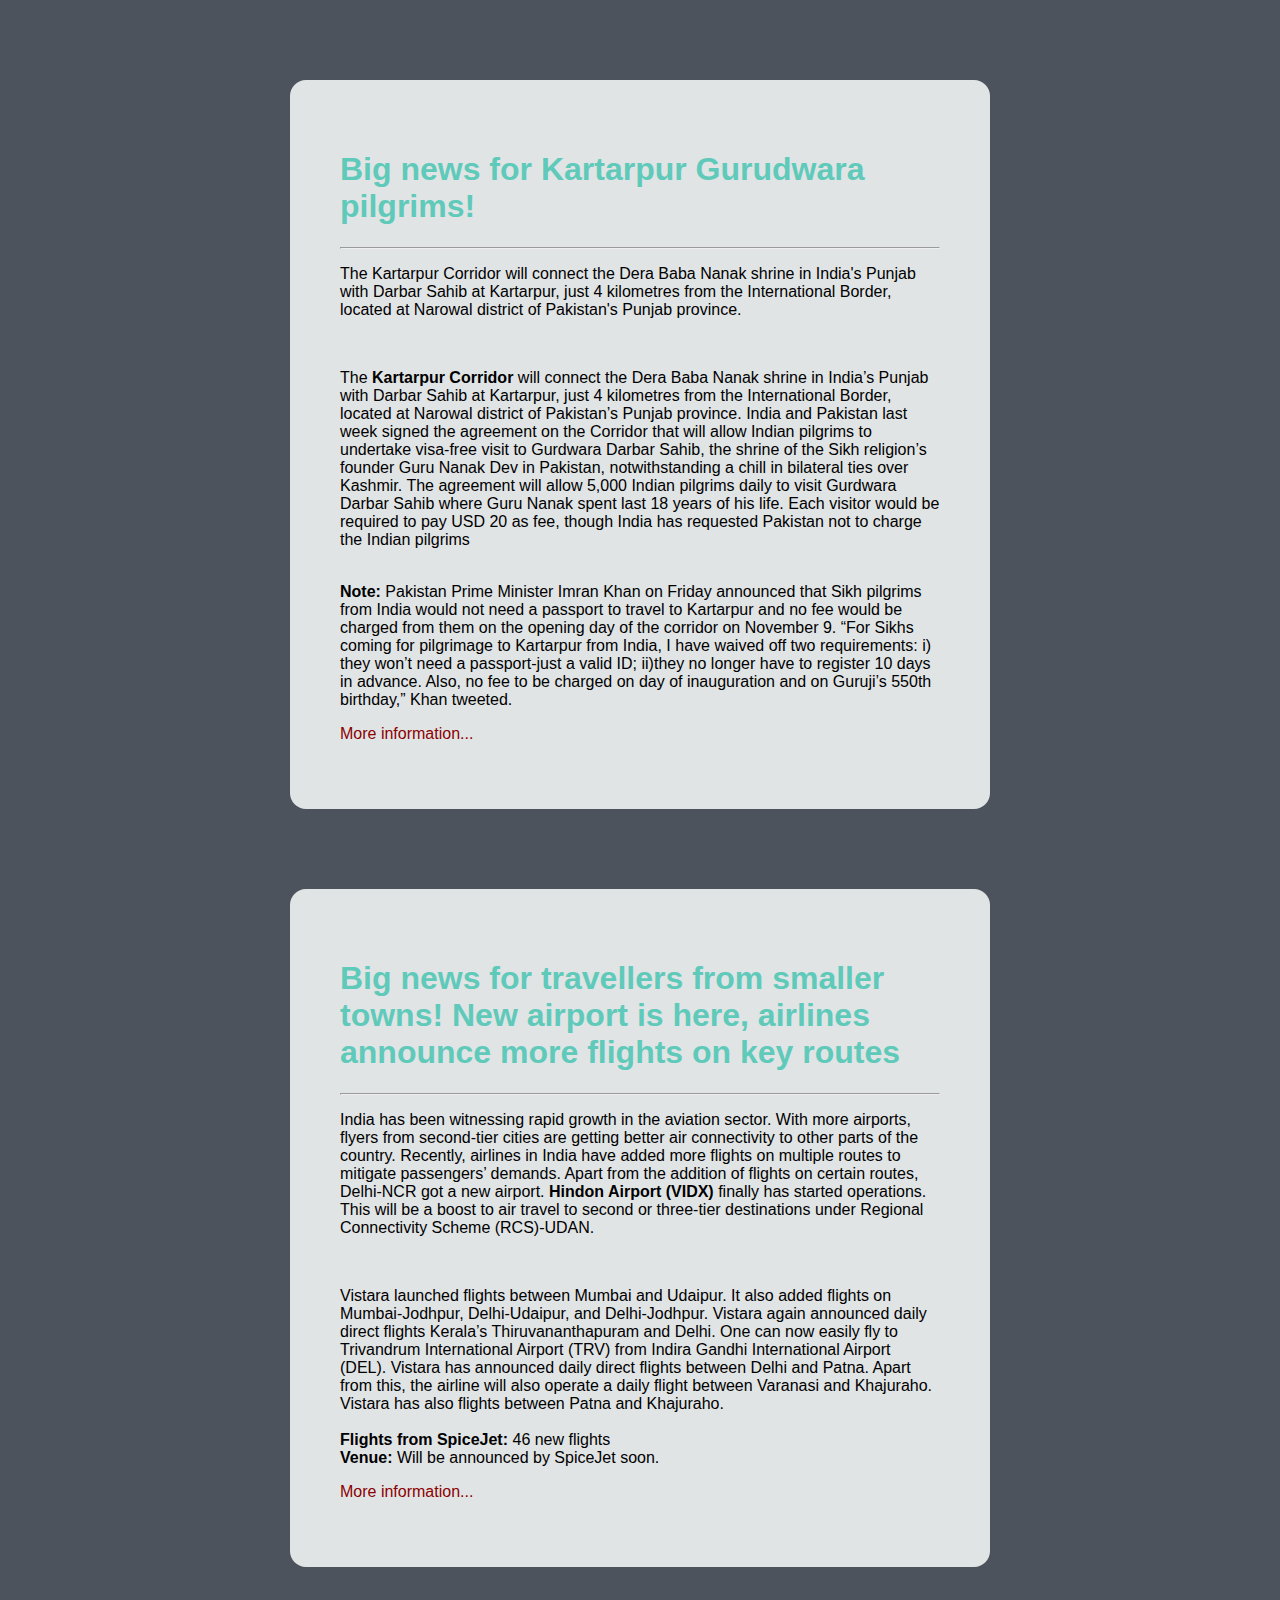
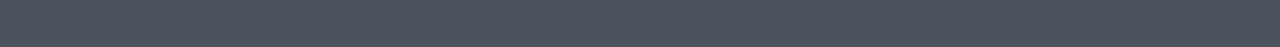
<file: Pages-inside/Recent-Announcement.html>
<!doctype html>
<html>
<head>
    <title>ANNOUNCEMENT</title>
    <style type="text/css">
        .cool
        {
            color: #5fcaba;
        }
    body {
        background-color: #4c535d;
        margin: 0;
        padding: 0;
        font-family: "Open Sans", "Helvetica Neue", sans-serif;     
    }
    div {
        width: 600px;
        margin: 5em auto;
        padding: 50px;
        background-color: #e1e4e5;
        border-radius: 1em;
    }
    a:link, a:visited {
        color: darkred;
        text-decoration: none;
    }
    @media (max-width: 700px) {
        body {
            background-color: #fff;
        }
        div {
            width: auto;
            margin: 0 auto;
            border-radius: 0;
            padding: 1em;
        }
    }
    </style>    
</head>

<body>
<div>
    <h1 class="cool"> Big news for Kartarpur Gurudwara pilgrims!  </h1><hr>
    <p>The Kartarpur Corridor will connect the Dera Baba Nanak shrine in India's Punjab with Darbar Sahib at Kartarpur, just 4 kilometres from the International Border, located at Narowal district of Pakistan's Punjab province. </p><br>

<p>The <strong>Kartarpur Corridor</strong> will connect the Dera Baba Nanak shrine in India’s Punjab with Darbar Sahib at Kartarpur, just 4 kilometres from the International Border, located at Narowal district of Pakistan’s Punjab province. India and Pakistan last week signed the agreement on the Corridor that will allow Indian pilgrims to undertake visa-free visit to Gurdwara Darbar Sahib, the shrine of the Sikh religion’s founder Guru Nanak Dev in Pakistan, notwithstanding a chill in bilateral ties over Kashmir.

The agreement will allow 5,000 Indian pilgrims daily to visit Gurdwara Darbar Sahib where Guru Nanak spent last 18 years of his life. Each visitor would be required to pay USD 20 as fee, though India has requested Pakistan not to charge the Indian pilgrims</p><br>

<strong>Note:</strong> Pakistan Prime Minister Imran Khan on Friday announced that Sikh pilgrims from India would not need a passport to travel to Kartarpur and no fee would be charged from them on the opening day of the corridor on November 9. “For Sikhs coming for pilgrimage to Kartarpur from India, I have waived off two requirements: i) they won’t need a passport-just a valid ID; ii)they no longer have to register 10 days in advance. Also, no fee to be charged on day of inauguration and on Guruji’s 550th birthday,” Khan tweeted.<br>

    <p><a href=" ">More information...</a></p>
</div>
      
    <div>
    <h1 class="cool"> Big news for travellers from smaller towns! New airport is here, airlines announce more flights on key routes  </h1><hr>
    <p>India has been witnessing rapid growth in the aviation sector. With more airports, flyers from second-tier cities are getting better air connectivity to other parts of the country. Recently, airlines in India have added more flights on multiple routes to mitigate passengers’ demands. Apart from the addition of flights on certain routes, Delhi-NCR got a new airport. <strong>Hindon Airport (VIDX)</strong> finally has started operations. This will be a boost to air travel to second or three-tier destinations under Regional Connectivity Scheme (RCS)-UDAN.</p><br> 

 
<p>
Vistara launched flights between Mumbai and Udaipur. It also added flights on Mumbai-Jodhpur, Delhi-Udaipur, and Delhi-Jodhpur. Vistara again announced daily direct flights Kerala’s Thiruvananthapuram and Delhi. One can now easily fly to Trivandrum International Airport (TRV) from Indira Gandhi International Airport (DEL). Vistara has announced daily direct flights between Delhi and Patna. Apart from this, the airline will also operate a daily flight between Varanasi and Khajuraho. Vistara has also flights between Patna and Khajuraho.  
<br> <br> 
 

<strong>Flights from SpiceJet:</strong>  46 new flights<br> 
<strong>Venue: </strong>Will be announced by SpiceJet soon.<br> 
 

    <p><a href=" ">More information...</a></p>
</div>  
    
        
    
</body>
</html>
</file>
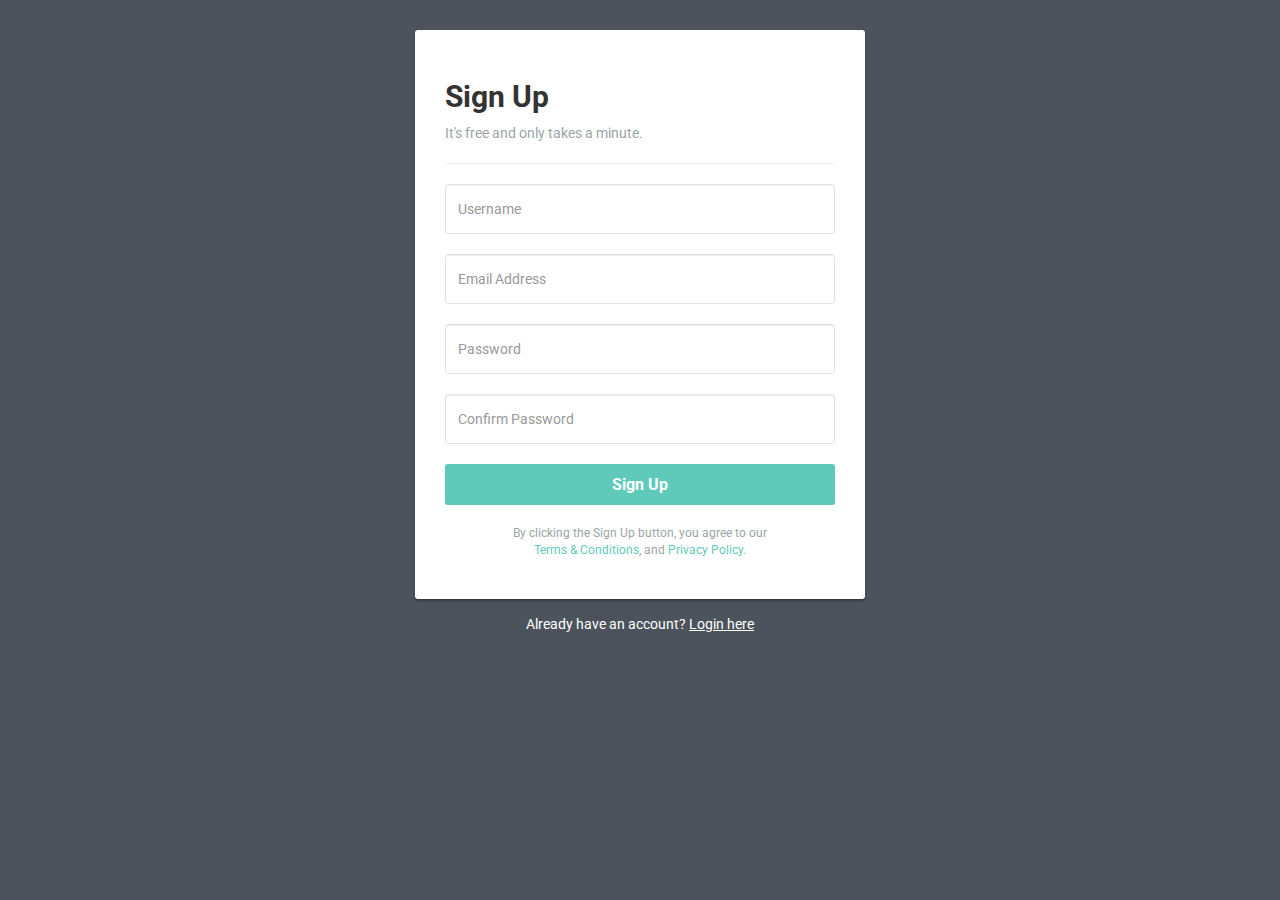
<file: Pages-inside/SignUp.html>
<!DOCTYPE html>
<html lang="en">
<head>
<meta charset="utf-8">
<meta http-equiv="X-UA-Compatible" content="IE=edge">
<meta name="viewport" content="width=device-width, initial-scale=1">
<link href="https://fonts.googleapis.com/css?family=Roboto:400,700" rel="stylesheet">
<title>Tour India Sign up Form</title>
<link rel="stylesheet" href="https://maxcdn.bootstrapcdn.com/bootstrap/3.3.7/css/bootstrap.min.css">
<script src="./vendor/jquery/jquery.min.js"></script>
<script src="https://maxcdn.bootstrapcdn.com/bootstrap/3.3.7/js/bootstrap.min.js"></script> 
<style type="text/css">
	body {
		color: #fff;
		background: #4c535d;
		font-family: 'Roboto', sans-serif;
	}
    .form-control {
        min-height: 50px;
		border-color: #e1e4e5;
	}
    .form-control, .btn {        
        border-radius: 3px;
    }    
	.signup-form {
		width: 450px;
		margin: 0 auto;
		padding: 30px 0;
	}	
    .signup-form form {
		color: #9ba5a8;
		border-radius: 3px;
    	margin-bottom: 15px;
        background: #fff;
        box-shadow: 0px 2px 2px rgba(0, 0, 0, 0.3);
        padding: 30px;
    }
	.signup-form h2 {
		color: #333;
		font-weight: bold;   
    }
	.signup-form .form-group {
		margin-bottom: 20px;
	}
    .signup-form .btn {        
        font-size: 16px;
        font-weight: bold;
		background: #5fcaba;
		border: none;
		min-width: 140px;
    }
	.signup-form .btn:hover, .signup-form .btn:focus {
		background: #3fc0ad;
	}
	.signup-form a {
		color: #fff;
		text-decoration: underline;
	}
	.signup-form form a {
		color: #5fcaba;
		text-decoration: none;
	}	
	.signup-form form a:hover {
		text-decoration: underline;
	}
</style>
</head>
<body>
<div class="signup-form">
    <form action="" method="post">
		<h2>Sign Up</h2>
		<p>It's free and only takes a minute.</p>
		<hr>
        <div class="form-group">
        	<input type="text" class="form-control" name="username" placeholder="Username" required="required">
        </div>
        <div class="form-group">
        	<input type="email" class="form-control" name="email" placeholder="Email Address" required="required">
        </div>
		<div class="form-group">
            <input type="password" class="form-control" name="password" placeholder="Password" required="required">
        </div>
		<div class="form-group">
            <input type="password" class="form-control" name="confirm_password" placeholder="Confirm Password" required="required">
        </div>
		<div class="form-group">
            <button type="submit" class="btn btn-primary btn-block btn-lg">Sign Up</button>
        </div>
		<p class="small text-center">By clicking the Sign Up button, you agree to our <br><a href="#">Terms &amp; Conditions</a>, and <a href="#">Privacy Policy</a>.</p>
    </form>
	<div class="text-center">Already have an account? <a href="#">Login here</a></div>
</div>
</body>
</html>
</file>
<file: css/linearicons.css>
@font-face {
	font-family: 'Linearicons-Free';
	src:url('../fonts/Linearicons-Free.eot?w118d');
	src:url('../fonts/Linearicons-Free.eot?#iefixw118d') format('embedded-opentype'),
		url('../fonts/Linearicons-Free.woff2?w118d') format('woff2'),
		url('../fonts/Linearicons-Free.woff?w118d') format('woff'),
		url('../fonts/Linearicons-Free.ttf?w118d') format('truetype'),
		url('../fonts/Linearicons-Free.svg?w118d#Linearicons-Free') format('svg');
	font-weight: normal;
	font-style: normal;
}

.lnr {
	font-family: 'Linearicons-Free';
	speak: none;
	font-style: normal;
	font-weight: normal;
	font-variant: normal;
	text-transform: none;
	line-height: 1;

	/* Better Font Rendering =========== */
	-webkit-font-smoothing: antialiased;
	-moz-osx-font-smoothing: grayscale;
}

.lnr-home:before {
	content: "\e800";
}
.lnr-apartment:before {
	content: "\e801";
}
.lnr-pencil:before {
	content: "\e802";
}
.lnr-magic-wand:before {
	content: "\e803";
}
.lnr-drop:before {
	content: "\e804";
}
.lnr-lighter:before {
	content: "\e805";
}
.lnr-poop:before {
	content: "\e806";
}
.lnr-sun:before {
	content: "\e807";
}
.lnr-moon:before {
	content: "\e808";
}
.lnr-cloud:before {
	content: "\e809";
}
.lnr-cloud-upload:before {
	content: "\e80a";
}
.lnr-cloud-download:before {
	content: "\e80b";
}
.lnr-cloud-sync:before {
	content: "\e80c";
}
.lnr-cloud-check:before {
	content: "\e80d";
}
.lnr-database:before {
	content: "\e80e";
}
.lnr-lock:before {
	content: "\e80f";
}
.lnr-cog:before {
	content: "\e810";
}
.lnr-trash:before {
	content: "\e811";
}
.lnr-dice:before {
	content: "\e812";
}
.lnr-heart:before {
	content: "\e813";
}
.lnr-star:before {
	content: "\e814";
}
.lnr-star-half:before {
	content: "\e815";
}
.lnr-star-empty:before {
	content: "\e816";
}
.lnr-flag:before {
	content: "\e817";
}
.lnr-envelope:before {
	content: "\e818";
}
.lnr-paperclip:before {
	content: "\e819";
}
.lnr-inbox:before {
	content: "\e81a";
}
.lnr-eye:before {
	content: "\e81b";
}
.lnr-printer:before {
	content: "\e81c";
}
.lnr-file-empty:before {
	content: "\e81d";
}
.lnr-file-add:before {
	content: "\e81e";
}
.lnr-enter:before {
	content: "\e81f";
}
.lnr-exit:before {
	content: "\e820";
}
.lnr-graduation-hat:before {
	content: "\e821";
}
.lnr-license:before {
	content: "\e822";
}
.lnr-music-note:before {
	content: "\e823";
}
.lnr-film-play:before {
	content: "\e824";
}
.lnr-camera-video:before {
	content: "\e825";
}
.lnr-camera:before {
	content: "\e826";
}
.lnr-picture:before {
	content: "\e827";
}
.lnr-book:before {
	content: "\e828";
}
.lnr-bookmark:before {
	content: "\e829";
}
.lnr-user:before {
	content: "\e82a";
}
.lnr-users:before {
	content: "\e82b";
}
.lnr-shirt:before {
	content: "\e82c";
}
.lnr-store:before {
	content: "\e82d";
}
.lnr-cart:before {
	content: "\e82e";
}
.lnr-tag:before {
	content: "\e82f";
}
.lnr-phone-handset:before {
	content: "\e830";
}
.lnr-phone:before {
	content: "\e831";
}
.lnr-pushpin:before {
	content: "\e832";
}
.lnr-map-marker:before {
	content: "\e833";
}
.lnr-map:before {
	content: "\e834";
}
.lnr-location:before {
	content: "\e835";
}
.lnr-calendar-full:before {
	content: "\e836";
}
.lnr-keyboard:before {
	content: "\e837";
}
.lnr-spell-check:before {
	content: "\e838";
}
.lnr-screen:before {
	content: "\e839";
}
.lnr-smartphone:before {
	content: "\e83a";
}
.lnr-tablet:before {
	content: "\e83b";
}
.lnr-laptop:before {
	content: "\e83c";
}
.lnr-laptop-phone:before {
	content: "\e83d";
}
.lnr-power-switch:before {
	content: "\e83e";
}
.lnr-bubble:before {
	content: "\e83f";
}
.lnr-heart-pulse:before {
	content: "\e840";
}
.lnr-construction:before {
	content: "\e841";
}
.lnr-pie-chart:before {
	content: "\e842";
}
.lnr-chart-bars:before {
	content: "\e843";
}
.lnr-gift:before {
	content: "\e844";
}
.lnr-diamond:before {
	content: "\e845";
}
.lnr-linearicons:before {
	content: "\e846";
}
.lnr-dinner:before {
	content: "\e847";
}
.lnr-coffee-cup:before {
	content: "\e848";
}
.lnr-leaf:before {
	content: "\e849";
}
.lnr-paw:before {
	content: "\e84a";
}
.lnr-rocket:before {
	content: "\e84b";
}
.lnr-briefcase:before {
	content: "\e84c";
}
.lnr-bus:before {
	content: "\e84d";
}
.lnr-car:before {
	content: "\e84e";
}
.lnr-train:before {
	content: "\e84f";
}
.lnr-bicycle:before {
	content: "\e850";
}
.lnr-wheelchair:before {
	content: "\e851";
}
.lnr-select:before {
	content: "\e852";
}
.lnr-earth:before {
	content: "\e853";
}
.lnr-smile:before {
	content: "\e854";
}
.lnr-sad:before {
	content: "\e855";
}
.lnr-neutral:before {
	content: "\e856";
}
.lnr-mustache:before {
	content: "\e857";
}
.lnr-alarm:before {
	content: "\e858";
}
.lnr-bullhorn:before {
	content: "\e859";
}
.lnr-volume-high:before {
	content: "\e85a";
}
.lnr-volume-medium:before {
	content: "\e85b";
}
.lnr-volume-low:before {
	content: "\e85c";
}
.lnr-volume:before {
	content: "\e85d";
}
.lnr-mic:before {
	content: "\e85e";
}
.lnr-hourglass:before {
	content: "\e85f";
}
.lnr-undo:before {
	content: "\e860";
}
.lnr-redo:before {
	content: "\e861";
}
.lnr-sync:before {
	content: "\e862";
}
.lnr-history:before {
	content: "\e863";
}
.lnr-clock:before {
	content: "\e864";
}
.lnr-download:before {
	content: "\e865";
}
.lnr-upload:before {
	content: "\e866";
}
.lnr-enter-down:before {
	content: "\e867";
}
.lnr-exit-up:before {
	content: "\e868";
}
.lnr-bug:before {
	content: "\e869";
}
.lnr-code:before {
	content: "\e86a";
}
.lnr-link:before {
	content: "\e86b";
}
.lnr-unlink:before {
	content: "\e86c";
}
.lnr-thumbs-up:before {
	content: "\e86d";
}
.lnr-thumbs-down:before {
	content: "\e86e";
}
.lnr-magnifier:before {
	content: "\e86f";
}
.lnr-cross:before {
	content: "\e870";
}
.lnr-menu:before {
	content: "\e871";
}
.lnr-list:before {
	content: "\e872";
}
.lnr-chevron-up:before {
	content: "\e873";
}
.lnr-chevron-down:before {
	content: "\e874";
}
.lnr-chevron-left:before {
	content: "\e875";
}
.lnr-chevron-right:before {
	content: "\e876";
}
.lnr-arrow-up:before {
	content: "\e877";
}
.lnr-arrow-down:before {
	content: "\e878";
}
.lnr-arrow-left:before {
	content: "\e879";
}
.lnr-arrow-right:before {
	content: "\e87a";
}
.lnr-move:before {
	content: "\e87b";
}
.lnr-warning:before {
	content: "\e87c";
}
.lnr-question-circle:before {
	content: "\e87d";
}
.lnr-menu-circle:before {
	content: "\e87e";
}
.lnr-checkmark-circle:before {
	content: "\e87f";
}
.lnr-cross-circle:before {
	content: "\e880";
}
.lnr-plus-circle:before {
	content: "\e881";
}
.lnr-circle-minus:before {
	content: "\e882";
}
.lnr-arrow-up-circle:before {
	content: "\e883";
}
.lnr-arrow-down-circle:before {
	content: "\e884";
}
.lnr-arrow-left-circle:before {
	content: "\e885";
}
.lnr-arrow-right-circle:before {
	content: "\e886";
}
.lnr-chevron-up-circle:before {
	content: "\e887";
}
.lnr-chevron-down-circle:before {
	content: "\e888";
}
.lnr-chevron-left-circle:before {
	content: "\e889";
}
.lnr-chevron-right-circle:before {
	content: "\e88a";
}
.lnr-crop:before {
	content: "\e88b";
}
.lnr-frame-expand:before {
	content: "\e88c";
}
.lnr-frame-contract:before {
	content: "\e88d";
}
.lnr-layers:before {
	content: "\e88e";
}
.lnr-funnel:before {
	content: "\e88f";
}
.lnr-text-format:before {
	content: "\e890";
}
.lnr-text-format-remove:before {
	content: "\e891";
}
.lnr-text-size:before {
	content: "\e892";
}
.lnr-bold:before {
	content: "\e893";
}
.lnr-italic:before {
	content: "\e894";
}
.lnr-underline:before {
	content: "\e895";
}
.lnr-strikethrough:before {
	content: "\e896";
}
.lnr-highlight:before {
	content: "\e897";
}
.lnr-text-align-left:before {
	content: "\e898";
}
.lnr-text-align-center:before {
	content: "\e899";
}
.lnr-text-align-right:before {
	content: "\e89a";
}
.lnr-text-align-justify:before {
	content: "\e89b";
}
.lnr-line-spacing:before {
	content: "\e89c";
}
.lnr-indent-increase:before {
	content: "\e89d";
}
.lnr-indent-decrease:before {
	content: "\e89e";
}
.lnr-pilcrow:before {
	content: "\e89f";
}
.lnr-direction-ltr:before {
	content: "\e8a0";
}
.lnr-direction-rtl:before {
	content: "\e8a1";
}
.lnr-page-break:before {
	content: "\e8a2";
}
.lnr-sort-alpha-asc:before {
	content: "\e8a3";
}
.lnr-sort-amount-asc:before {
	content: "\e8a4";
}
.lnr-hand:before {
	content: "\e8a5";
}
.lnr-pointer-up:before {
	content: "\e8a6";
}
.lnr-pointer-right:before {
	content: "\e8a7";
}
.lnr-pointer-down:before {
	content: "\e8a8";
}
.lnr-pointer-left:before {
	content: "\e8a9";
}
</file>
<file: css/nice-select.css>
.nice-select {
  -webkit-tap-highlight-color: transparent;
  background-color: #fff;
  border-radius: 5px;
  border: solid 1px #e8e8e8;
  box-sizing: border-box;
  clear: both;
  cursor: pointer;
  display: block;
  float: left;
  font-family: inherit;
  font-size: 14px;
  font-weight: normal;
  height: 42px;
  line-height: 40px;
  outline: none;
  padding-left: 18px;
  padding-right: 30px;
  position: relative;
  text-align: left !important;
  -webkit-transition: all 0.2s ease-in-out;
  transition: all 0.2s ease-in-out;
  -webkit-user-select: none;
     -moz-user-select: none;
      -ms-user-select: none;
          user-select: none;
  white-space: nowrap;
  width: auto; }
  .nice-select:hover {
    border-color: #dbdbdb; }
  .nice-select:active, .nice-select.open, .nice-select:focus {
    border-color: #999; }
  .nice-select:after {
    border-bottom: 2px solid #999;
    border-right: 2px solid #999;
    content: '';
    display: block;
    height: 5px;
    margin-top: -4px;
    pointer-events: none;
    position: absolute;
    right: 12px;
    top: 50%;
    -webkit-transform-origin: 66% 66%;
        -ms-transform-origin: 66% 66%;
            transform-origin: 66% 66%;
    -webkit-transform: rotate(45deg);
        -ms-transform: rotate(45deg);
            transform: rotate(45deg);
    -webkit-transition: all 0.15s ease-in-out;
    transition: all 0.15s ease-in-out;
    width: 5px; }
  .nice-select.open:after {
    -webkit-transform: rotate(-135deg);
        -ms-transform: rotate(-135deg);
            transform: rotate(-135deg); }
  .nice-select.open .list {
    opacity: 1;
    pointer-events: auto;
    -webkit-transform: scale(1) translateY(0);
        -ms-transform: scale(1) translateY(0);
            transform: scale(1) translateY(0); }
  .nice-select.disabled {
    border-color: #ededed;
    color: #999;
    pointer-events: none; }
    .nice-select.disabled:after {
      border-color: #cccccc; }
  .nice-select.wide {
    width: 100%; }
    .nice-select.wide .list {
      left: 0 !important;
      right: 0 !important; }
  .nice-select.right {
    float: right; }
    .nice-select.right .list {
      left: auto;
      right: 0; }
  .nice-select.small {
    font-size: 12px;
    height: 36px;
    line-height: 34px; }
    .nice-select.small:after {
      height: 4px;
      width: 4px; }
    .nice-select.small .option {
      line-height: 34px;
      min-height: 34px; }
  .nice-select .list {
    background-color: #fff;
    border-radius: 5px;
    box-shadow: 0 0 0 1px rgba(68, 68, 68, 0.11);
    box-sizing: border-box;
    margin-top: 4px;
    opacity: 0;
    overflow: hidden;
    padding: 0;
    pointer-events: none;
    position: absolute;
    top: 100%;
    left: 0;
    -webkit-transform-origin: 50% 0;
        -ms-transform-origin: 50% 0;
            transform-origin: 50% 0;
    -webkit-transform: scale(0.75) translateY(-21px);
        -ms-transform: scale(0.75) translateY(-21px);
            transform: scale(0.75) translateY(-21px);
    -webkit-transition: all 0.2s cubic-bezier(0.5, 0, 0, 1.25), opacity 0.15s ease-out;
    transition: all 0.2s cubic-bezier(0.5, 0, 0, 1.25), opacity 0.15s ease-out;
    z-index: 9; }
    .nice-select .list:hover .option:not(:hover) {
      background-color: transparent !important; }
  .nice-select .option {
    cursor: pointer;
    font-weight: 400;
    line-height: 40px;
    list-style: none;
    min-height: 40px;
    outline: none;
    padding-left: 18px;
    padding-right: 29px;
    text-align: left;
    -webkit-transition: all 0.2s;
    transition: all 0.2s; }
    .nice-select .option:hover, .nice-select .option.focus, .nice-select .option.selected.focus {
      background-color: #f6f6f6; }
    .nice-select .option.selected {
      font-weight: bold; }
    .nice-select .option.disabled {
      background-color: transparent;
      color: #999;
      cursor: default; }

.no-csspointerevents .nice-select .list {
  display: none; }

.no-csspointerevents .nice-select.open .list {
  display: block; }
</file>
<file: css/main.css>
/*--------------------------- Color variations ----------------------*/
/* Medium Layout: 1280px */
/* Tablet Layout: 768px */
/* Mobile Layout: 320px */
/* Wide Mobile Layout: 480px */
/* =================================== */
/*  Basic Style 
/* =================================== */
::-moz-selection {
  /* Code for Firefox */
  background-color: #8ab92d;
  color: #fff;
}

::selection {
  background-color: #8ab92d;
  color: #fff;
}

::-webkit-input-placeholder {
  /* WebKit, Blink, Edge */
  color: #777777;
  font-weight: 300;
}

:-moz-placeholder {
  /* Mozilla Firefox 4 to 18 */
  color: #777777;
  opacity: 1;
  font-weight: 300;
}

::-moz-placeholder {
  /* Mozilla Firefox 19+ */
  color: #777777;
  opacity: 1;
  font-weight: 300;
}

:-ms-input-placeholder {
  /* Internet Explorer 10-11 */
  color: #777777;
  font-weight: 300;
}

::-ms-input-placeholder {
  /* Microsoft Edge */
  color: #777777;
  font-weight: 300;
}

body {
  color: #777777;
  font-family: "Poppins", sans-serif;
  font-size: 14px;
  font-weight: 300;
  line-height: 1.625em;
  position: relative;
}

.navbar-brand{
  font-weight: 500;
  color: white;
  background-color: #afafaf;
  padding: 0.4em 0.8em;
  border-radius: 10px;
}

ol, ul {
  margin: 0;
  padding: 0;
  list-style: none;
}

select {
  display: block;
}

figure {
  margin: 0;
}

a {
  -webkit-transition: all 0.3s ease 0s;
  -moz-transition: all 0.3s ease 0s;
  -o-transition: all 0.3s ease 0s;
  transition: all 0.3s ease 0s;
}

iframe {
  border: 0;
}

a, a:focus, a:hover {
  text-decoration: none;
  outline: 0;
}

.btn.active.focus,
.btn.active:focus,
.btn.focus,
.btn.focus:active,
.btn:active:focus,
.btn:focus {
  text-decoration: none;
  outline: 0;
}

.card-panel {
  margin: 0;
  padding: 60px;
}

/**
 *  Typography
 *
 **/
.btn i, .btn-large i, .btn-floating i, .btn-large i, .btn-flat i {
  font-size: 1em;
  line-height: inherit;
}

.gray-bg {
  background: #f9f9ff;
}

h1, h2, h3,
h4, h5, h6 {
  font-family: "Poppins", sans-serif;
  color: #222222;
  line-height: 1.2em !important;
  margin-bottom: 0;
  margin-top: 0;
  font-weight: 600;
}

.h1, .h2, .h3,
.h4, .h5, .h6 {
  margin-bottom: 0;
  margin-top: 0;
  font-family: "Poppins", sans-serif;
  font-weight: 600;
  color: #222222;
}

h1, .h1 {
  font-size: 36px;
}

h2, .h2 {
  font-size: 30px;
}

h3, .h3 {
  font-size: 24px;
}

h4, .h4 {
  font-size: 18px;
}

h5, .h5 {
  font-size: 16px;
}

h6, .h6 {
  font-size: 14px;
  color: #222222;
}

td, th {
  border-radius: 0px;
}

/**
 * For modern browsers
 * 1. The space content is one way to avoid an Opera bug when the
 *    contenteditable attribute is included anywhere else in the document.
 *    Otherwise it causes space to appear at the top and bottom of elements
 *    that are clearfixed.
 * 2. The use of `table` rather than `block` is only necessary if using
 *    `:before` to contain the top-margins of child elements.
 */
.clear::before, .clear::after {
  content: " ";
  display: table;
}

.clear::after {
  clear: both;
}

.fz-11 {
  font-size: 11px;
}

.fz-12 {
  font-size: 12px;
}

.fz-13 {
  font-size: 13px;
}

.fz-14 {
  font-size: 14px;
}

.fz-15 {
  font-size: 15px;
}

.fz-16 {
  font-size: 16px;
}

.fz-18 {
  font-size: 18px;
}

.fz-30 {
  font-size: 30px;
}

.fz-48 {
  font-size: 48px !important;
}

.fw100 {
  font-weight: 100;
}

.fw300 {
  font-weight: 300;
}

.fw400 {
  font-weight: 400 !important;
}

.fw500 {
  font-weight: 500;
}

.f700 {
  font-weight: 700;
}

.fsi {
  font-style: italic;
}

.mt-10 {
  margin-top: 10px;
}

.mt-15 {
  margin-top: 15px;
}

.mt-20 {
  margin-top: 20px;
}

.mt-25 {
  margin-top: 25px;
}

.mt-30 {
  margin-top: 30px;
}

.mt-35 {
  margin-top: 35px;
}

.mt-40 {
  margin-top: 40px;
}

.mt-50 {
  margin-top: 50px;
}

.mt-60 {
  margin-top: 60px;
}

.mt-70 {
  margin-top: 70px;
}

.mt-80 {
  margin-top: 80px;
}

.mt-100 {
  margin-top: 100px;
}

.mt-120 {
  margin-top: 120px;
}

.mt-150 {
  margin-top: 150px;
}

.ml-0 {
  margin-left: 0 !important;
}

.ml-5 {
  margin-left: 5px !important;
}

.ml-10 {
  margin-left: 10px;
}

.ml-15 {
  margin-left: 15px;
}

.ml-20 {
  margin-left: 20px;
}

.ml-30 {
  margin-left: 30px;
}

.ml-50 {
  margin-left: 50px;
}

.mr-0 {
  margin-right: 0 !important;
}

.mr-5 {
  margin-right: 5px !important;
}

.mr-15 {
  margin-right: 15px;
}

.mr-10 {
  margin-right: 10px;
}

.mr-20 {
  margin-right: 20px;
}

.mr-30 {
  margin-right: 30px;
}

.mr-50 {
  margin-right: 50px;
}

.mb-0 {
  margin-bottom: 0px;
}

.mb-0-i {
  margin-bottom: 0px !important;
}

.mb-5 {
  margin-bottom: 5px;
}

.mb-10 {
  margin-bottom: 10px;
}

.mb-15 {
  margin-bottom: 15px;
}

.mb-20 {
  margin-bottom: 20px;
}

.mb-25 {
  margin-bottom: 25px;
}

.mb-30 {
  margin-bottom: 30px;
}

.mb-40 {
  margin-bottom: 40px;
}

.mb-50 {
  margin-bottom: 50px;
}

.mb-60 {
  margin-bottom: 60px;
}

.mb-70 {
  margin-bottom: 70px;
}

.mb-80 {
  margin-bottom: 80px;
}

.mb-90 {
  margin-bottom: 90px;
}

.mb-100 {
  margin-bottom: 100px;
}

.pt-0 {
  padding-top: 0px;
}

.pt-10 {
  padding-top: 10px;
}

.pt-15 {
  padding-top: 15px;
}

.pt-20 {
  padding-top: 20px;
}

.pt-25 {
  padding-top: 25px;
}

.pt-30 {
  padding-top: 30px;
}

.pt-40 {
  padding-top: 40px;
}

.pt-50 {
  padding-top: 50px;
}

.pt-60 {
  padding-top: 60px;
}

.pt-70 {
  padding-top: 70px;
}

.pt-80 {
  padding-top: 80px;
}

.pt-90 {
  padding-top: 90px;
}

.pt-100 {
  padding-top: 100px;
}

.pt-120 {
  padding-top: 120px;
}

.pt-150 {
  padding-top: 150px;
}

.pt-170 {
  padding-top: 170px;
}

.pb-0 {
  padding-bottom: 0px;
}

.pb-10 {
  padding-bottom: 10px;
}

.pb-15 {
  padding-bottom: 15px;
}

.pb-20 {
  padding-bottom: 20px;
}

.pb-25 {
  padding-bottom: 25px;
}

.pb-30 {
  padding-bottom: 30px;
}

.pb-40 {
  padding-bottom: 40px;
}

.pb-50 {
  padding-bottom: 50px;
}

.pb-60 {
  padding-bottom: 60px;
}

.pb-70 {
  padding-bottom: 70px;
}

.pb-80 {
  padding-bottom: 80px;
}

.pb-90 {
  padding-bottom: 90px;
}

.pb-100 {
  padding-bottom: 100px;
}

.pb-120 {
  padding-bottom: 120px;
}

.pb-150 {
  padding-bottom: 150px;
}

.pr-30 {
  padding-right: 30px;
}

.pl-30 {
  padding-left: 30px;
}

.pl-90 {
  padding-left: 90px;
}

.p-40 {
  padding: 40px;
}

.float-left {
  float: left;
}

.float-right {
  float: right;
}

.text-italic {
  font-style: italic;
}

.text-white {
  color: #fff;
}

.text-black {
  color: #000;
}

.transition {
  -webkit-transition: all 0.3s ease 0s;
  -moz-transition: all 0.3s ease 0s;
  -o-transition: all 0.3s ease 0s;
  transition: all 0.3s ease 0s;
}

.section-full {
  padding: 100px 0;
}

.section-half {
  padding: 75px 0;
}

.text-center {
  text-align: center;
}

.text-left {
  text-align: left;
}

.text-rigth {
  text-align: right;
}

.flex {
  display: -webkit-box;
  display: -webkit-flex;
  display: -moz-flex;
  display: -ms-flexbox;
  display: flex;
}

.inline-flex {
  display: -webkit-inline-box;
  display: -webkit-inline-flex;
  display: -moz-inline-flex;
  display: -ms-inline-flexbox;
  display: inline-flex;
}

.flex-grow {
  -webkit-box-flex: 1;
  -webkit-flex-grow: 1;
  -moz-flex-grow: 1;
  -ms-flex-positive: 1;
  flex-grow: 1;
}

.flex-wrap {
  -webkit-flex-wrap: wrap;
  -moz-flex-wrap: wrap;
  -ms-flex-wrap: wrap;
  flex-wrap: wrap;
}

.flex-left {
  -webkit-box-pack: start;
  -ms-flex-pack: start;
  -webkit-justify-content: flex-start;
  -moz-justify-content: flex-start;
  justify-content: flex-start;
}

.flex-middle {
  -webkit-box-align: center;
  -ms-flex-align: center;
  -webkit-align-items: center;
  -moz-align-items: center;
  align-items: center;
}

.flex-right {
  -webkit-box-pack: end;
  -ms-flex-pack: end;
  -webkit-justify-content: flex-end;
  -moz-justify-content: flex-end;
  justify-content: flex-end;
}

.flex-top {
  -webkit-align-self: flex-start;
  -moz-align-self: flex-start;
  -ms-flex-item-align: start;
  align-self: flex-start;
}

.flex-center {
  -webkit-box-pack: center;
  -ms-flex-pack: center;
  -webkit-justify-content: center;
  -moz-justify-content: center;
  justify-content: center;
}

.flex-bottom {
  -webkit-align-self: flex-end;
  -moz-align-self: flex-end;
  -ms-flex-item-align: end;
  align-self: flex-end;
}

.space-between {
  -webkit-box-pack: justify;
  -ms-flex-pack: justify;
  -webkit-justify-content: space-between;
  -moz-justify-content: space-between;
  justify-content: space-between;
}

.space-around {
  -ms-flex-pack: distribute;
  -webkit-justify-content: space-around;
  -moz-justify-content: space-around;
  justify-content: space-around;
}

.flex-column {
  -webkit-box-direction: normal;
  -webkit-box-orient: vertical;
  -webkit-flex-direction: column;
  -moz-flex-direction: column;
  -ms-flex-direction: column;
  flex-direction: column;
}

.flex-cell {
  display: -webkit-box;
  display: -webkit-flex;
  display: -moz-flex;
  display: -ms-flexbox;
  display: flex;
  -webkit-box-flex: 1;
  -webkit-flex-grow: 1;
  -moz-flex-grow: 1;
  -ms-flex-positive: 1;
  flex-grow: 1;
}

.display-table {
  display: table;
}

.light {
  color: #fff;
}

.dark {
  color: #222;
}

.relative {
  position: relative;
}

.overflow-hidden {
  overflow: hidden;
}

.overlay {
  position: absolute;
  left: 0;
  right: 0;
  top: 0;
  bottom: 0;
}

.container.fullwidth {
  width: 100%;
}

.container.no-padding {
  padding-left: 0;
  padding-right: 0;
}

.no-padding {
  padding: 0;
}

.section-bg {
  background: #f9fafc;
}

@media (max-width: 767px) {
  .no-flex-xs {
    display: block !important;
  }
}

.row.no-margin {
  margin-left: 0;
  margin-right: 0;
}

.sample-text-area {
  background: #fff;
  padding: 100px 0 70px 0;
}

.text-heading {
  margin-bottom: 30px;
  font-size: 24px;
}

b, sup, sub, u, del {
  color: #8ab92d;
}

h1 {
  font-size: 36px;
}

h2 {
  font-size: 30px;
}

h3 {
  font-size: 24px;
}

h4 {
  font-size: 18px;
}

h5 {
  font-size: 16px;
}

h6 {
  font-size: 14px;
}

h1, h2, h3, h4, h5, h6 {
  line-height: 1.5em;
}

.typography h1, .typography h2, .typography h3, .typography h4, .typography h5, .typography h6 {
  color: #777777;
}

.button-area {
  background: #fff;
}

.button-area .border-top-generic {
  padding: 70px 15px;
  border-top: 1px dotted #eee;
}

.button-group-area .genric-btn {
  margin-right: 10px;
  margin-top: 10px;
}

.button-group-area .genric-btn:last-child {
  margin-right: 0;
}

.genric-btn {
  display: inline-block;
  outline: none;
  line-height: 40px;
  padding: 0 30px;
  font-size: .8em;
  text-align: center;
  text-decoration: none;
  font-weight: 500;
  cursor: pointer;
  -webkit-transition: all 0.3s ease 0s;
  -moz-transition: all 0.3s ease 0s;
  -o-transition: all 0.3s ease 0s;
  transition: all 0.3s ease 0s;
}

.genric-btn:focus {
  outline: none;
}

.genric-btn.e-large {
  padding: 0 40px;
  line-height: 50px;
}

.genric-btn.large {
  line-height: 45px;
}

.genric-btn.medium {
  line-height: 30px;
}

.genric-btn.small {
  line-height: 25px;
}

.genric-btn.radius {
  border-radius: 3px;
}

.genric-btn.circle {
  border-radius: 20px;
}

.genric-btn.arrow {
  display: -webkit-inline-box;
  display: -ms-inline-flexbox;
  display: inline-flex;
  -webkit-box-align: center;
  -ms-flex-align: center;
  align-items: center;
}

.genric-btn.arrow span {
  margin-left: 10px;
}

.genric-btn.default {
  color: #222222;
  background: #f9f9ff;
  border: 1px solid transparent;
}

.genric-btn.default:hover {
  border: 1px solid #f9f9ff;
  background: #fff;
}

.genric-btn.default-border {
  border: 1px solid #f9f9ff;
  background: #fff;
}

.genric-btn.default-border:hover {
  color: #222222;
  background: #f9f9ff;
  border: 1px solid transparent;
}

.genric-btn.primary {
  color: #fff;
  background: #8ab92d;
  border: 1px solid transparent;
}

.genric-btn.primary:hover {
  color: #8ab92d;
  border: 1px solid #8ab92d;
  background: #fff;
}

.genric-btn.primary-border {
  color: #8ab92d;
  border: 1px solid #8ab92d;
  background: #fff;
}

.genric-btn.primary-border:hover {
  color: #fff;
  background: #8ab92d;
  border: 1px solid transparent;
}

.genric-btn.success {
  color: #fff;
  background: #4cd3e3;
  border: 1px solid transparent;
}

.genric-btn.success:hover {
  color: #4cd3e3;
  border: 1px solid #4cd3e3;
  background: #fff;
}

.genric-btn.success-border {
  color: #4cd3e3;
  border: 1px solid #4cd3e3;
  background: #fff;
}

.genric-btn.success-border:hover {
  color: #fff;
  background: #4cd3e3;
  border: 1px solid transparent;
}

.genric-btn.info {
  color: #fff;
  background: #38a4ff;
  border: 1px solid transparent;
}

.genric-btn.info:hover {
  color: #38a4ff;
  border: 1px solid #38a4ff;
  background: #fff;
}

.genric-btn.info-border {
  color: #38a4ff;
  border: 1px solid #38a4ff;
  background: #fff;
}

.genric-btn.info-border:hover {
  color: #fff;
  background: #38a4ff;
  border: 1px solid transparent;
}

.genric-btn.warning {
  color: #fff;
  background: #f4e700;
  border: 1px solid transparent;
}

.genric-btn.warning:hover {
  color: #f4e700;
  border: 1px solid #f4e700;
  background: #fff;
}

.genric-btn.warning-border {
  color: #f4e700;
  border: 1px solid #f4e700;
  background: #fff;
}

.genric-btn.warning-border:hover {
  color: #fff;
  background: #f4e700;
  border: 1px solid transparent;
}

.genric-btn.danger {
  color: #fff;
  background: #f44a40;
  border: 1px solid transparent;
}

.genric-btn.danger:hover {
  color: #f44a40;
  border: 1px solid #f44a40;
  background: #fff;
}

.genric-btn.danger-border {
  color: #f44a40;
  border: 1px solid #f44a40;
  background: #fff;
}

.genric-btn.danger-border:hover {
  color: #fff;
  background: #f44a40;
  border: 1px solid transparent;
}

.genric-btn.link {
  color: #222222;
  background: #f9f9ff;
  text-decoration: underline;
  border: 1px solid transparent;
}

.genric-btn.link:hover {
  color: #222222;
  border: 1px solid #f9f9ff;
  background: #fff;
}

.genric-btn.link-border {
  color: #222222;
  border: 1px solid #f9f9ff;
  background: #fff;
  text-decoration: underline;
}

.genric-btn.link-border:hover {
  color: #222222;
  background: #f9f9ff;
  border: 1px solid transparent;
}

.genric-btn.disable {
  color: #222222, 0.3;
  background: #f9f9ff;
  border: 1px solid transparent;
  cursor: not-allowed;
}

.generic-blockquote {
  padding: 30px 50px 30px 30px;
  background: #f9f9ff;
  border-left: 2px solid #8ab92d;
}

@media (max-width: 990px) {
  .progress-table-wrap {
    overflow-x: scroll;
  }
}

.progress-table {
  background: #f9f9ff;
  padding: 15px 0px 30px 0px;
  min-width: 800px;
}

.progress-table .serial {
  width: 11.83%;
  padding-left: 30px;
}

.progress-table .country {
  width: 28.07%;
}

.progress-table .visit {
  width: 19.74%;
}

.progress-table .percentage {
  width: 40.36%;
  padding-right: 50px;
}

.progress-table .table-head {
  display: flex;
}

.progress-table .table-head .serial, .progress-table .table-head .country, .progress-table .table-head .visit, .progress-table .table-head .percentage {
  color: #222222;
  line-height: 40px;
  text-transform: uppercase;
  font-weight: 500;
}

.progress-table .table-row {
  padding: 15px 0;
  border-top: 1px solid #edf3fd;
  display: flex;
}

.progress-table .table-row .serial, .progress-table .table-row .country, .progress-table .table-row .visit, .progress-table .table-row .percentage {
  display: flex;
  align-items: center;
}

.progress-table .table-row .country img {
  margin-right: 15px;
}

.progress-table .table-row .percentage .progress {
  width: 80%;
  border-radius: 0px;
  background: transparent;
}

.progress-table .table-row .percentage .progress .progress-bar {
  height: 5px;
  line-height: 5px;
}

.progress-table .table-row .percentage .progress .progress-bar.color-1 {
  background-color: #6382e6;
}

.progress-table .table-row .percentage .progress .progress-bar.color-2 {
  background-color: #e66686;
}

.progress-table .table-row .percentage .progress .progress-bar.color-3 {
  background-color: #f09359;
}

.progress-table .table-row .percentage .progress .progress-bar.color-4 {
  background-color: #73fbaf;
}

.progress-table .table-row .percentage .progress .progress-bar.color-5 {
  background-color: #73fbaf;
}

.progress-table .table-row .percentage .progress .progress-bar.color-6 {
  background-color: #6382e6;
}

.progress-table .table-row .percentage .progress .progress-bar.color-7 {
  background-color: #a367e7;
}

.progress-table .table-row .percentage .progress .progress-bar.color-8 {
  background-color: #e66686;
}

.single-gallery-image {
  margin-top: 30px;
  background-repeat: no-repeat !important;
  background-position: center center !important;
  background-size: cover !important;
  height: 200px;
}

.list-style {
  width: 14px;
  height: 14px;
}

.unordered-list li {
  position: relative;
  padding-left: 30px;
  line-height: 1.82em !important;
}

.unordered-list li:before {
  content: "";
  position: absolute;
  width: 14px;
  height: 14px;
  border: 3px solid #8ab92d;
  background: #fff;
  top: 4px;
  left: 0;
  border-radius: 50%;
}

.ordered-list {
  margin-left: 30px;
}

.ordered-list li {
  list-style-type: decimal-leading-zero;
  color: #8ab92d;
  font-weight: 500;
  line-height: 1.82em !important;
}

.ordered-list li span {
  font-weight: 300;
  color: #777777;
}

.ordered-list-alpha li {
  margin-left: 30px;
  list-style-type: lower-alpha;
  color: #8ab92d;
  font-weight: 500;
  line-height: 1.82em !important;
}

.ordered-list-alpha li span {
  font-weight: 300;
  color: #777777;
}

.ordered-list-roman li {
  margin-left: 30px;
  list-style-type: lower-roman;
  color: #8ab92d;
  font-weight: 500;
  line-height: 1.82em !important;
}

.ordered-list-roman li span {
  font-weight: 300;
  color: #777777;
}

.single-input {
  display: block;
  width: 100%;
  line-height: 40px;
  border: none;
  outline: none;
  background: #f9f9ff;
  padding: 0 20px;
}

.single-input:focus {
  outline: none;
}

.input-group-icon {
  position: relative;
}

.input-group-icon .icon {
  position: absolute;
  left: 20px;
  top: 0;
  line-height: 40px;
  z-index: 3;
}

.input-group-icon .icon i {
  color: #797979;
}

.input-group-icon .single-input {
  padding-left: 45px;
}

.single-textarea {
  display: block;
  width: 100%;
  line-height: 40px;
  border: none;
  outline: none;
  background: #f9f9ff;
  padding: 0 20px;
  height: 100px;
  resize: none;
}

.single-textarea:focus {
  outline: none;
}

.single-input-primary {
  display: block;
  width: 100%;
  line-height: 40px;
  border: 1px solid transparent;
  outline: none;
  background: #f9f9ff;
  padding: 0 20px;
}

.single-input-primary:focus {
  outline: none;
  border: 1px solid #8ab92d;
}

.single-input-accent {
  display: block;
  width: 100%;
  line-height: 40px;
  border: 1px solid transparent;
  outline: none;
  background: #f9f9ff;
  padding: 0 20px;
}

.single-input-accent:focus {
  outline: none;
  border: 1px solid #eb6b55;
}

.single-input-secondary {
  display: block;
  width: 100%;
  line-height: 40px;
  border: 1px solid transparent;
  outline: none;
  background: #f9f9ff;
  padding: 0 20px;
}

.single-input-secondary:focus {
  outline: none;
  border: 1px solid #f09359;
}

.default-switch {
  width: 35px;
  height: 17px;
  border-radius: 8.5px;
  background: #f9f9ff;
  position: relative;
  cursor: pointer;
}

.default-switch input {
  position: absolute;
  left: 0;
  top: 0;
  right: 0;
  bottom: 0;
  width: 100%;
  height: 100%;
  opacity: 0;
  cursor: pointer;
}

.default-switch input + label {
  position: absolute;
  top: 1px;
  left: 1px;
  width: 15px;
  height: 15px;
  border-radius: 50%;
  background: #8ab92d;
  -webkit-transition: all 0.2s;
  -moz-transition: all 0.2s;
  -o-transition: all 0.2s;
  transition: all 0.2s;
  box-shadow: 0px 4px 5px 0px rgba(0, 0, 0, 0.2);
  cursor: pointer;
}

.default-switch input:checked + label {
  left: 19px;
}

.primary-switch {
  width: 35px;
  height: 17px;
  border-radius: 8.5px;
  background: #f9f9ff;
  position: relative;
  cursor: pointer;
}

.primary-switch input {
  position: absolute;
  left: 0;
  top: 0;
  right: 0;
  bottom: 0;
  width: 100%;
  height: 100%;
  opacity: 0;
}

.primary-switch input + label {
  position: absolute;
  left: 0;
  top: 0;
  right: 0;
  bottom: 0;
  width: 100%;
  height: 100%;
}

.primary-switch input + label:before {
  content: "";
  position: absolute;
  left: 0;
  top: 0;
  right: 0;
  bottom: 0;
  width: 100%;
  height: 100%;
  background: transparent;
  border-radius: 8.5px;
  cursor: pointer;
  -webkit-transition: all 0.2s;
  -moz-transition: all 0.2s;
  -o-transition: all 0.2s;
  transition: all 0.2s;
}

.primary-switch input + label:after {
  content: "";
  position: absolute;
  top: 1px;
  left: 1px;
  width: 15px;
  height: 15px;
  border-radius: 50%;
  background: #fff;
  -webkit-transition: all 0.2s;
  -moz-transition: all 0.2s;
  -o-transition: all 0.2s;
  transition: all 0.2s;
  box-shadow: 0px 4px 5px 0px rgba(0, 0, 0, 0.2);
  cursor: pointer;
}

.primary-switch input:checked + label:after {
  left: 19px;
}

.primary-switch input:checked + label:before {
  background: #8ab92d;
}

.confirm-switch {
  width: 35px;
  height: 17px;
  border-radius: 8.5px;
  background: #f9f9ff;
  position: relative;
  cursor: pointer;
}

.confirm-switch input {
  position: absolute;
  left: 0;
  top: 0;
  right: 0;
  bottom: 0;
  width: 100%;
  height: 100%;
  opacity: 0;
}

.confirm-switch input + label {
  position: absolute;
  left: 0;
  top: 0;
  right: 0;
  bottom: 0;
  width: 100%;
  height: 100%;
}

.confirm-switch input + label:before {
  content: "";
  position: absolute;
  left: 0;
  top: 0;
  right: 0;
  bottom: 0;
  width: 100%;
  height: 100%;
  background: transparent;
  border-radius: 8.5px;
  -webkit-transition: all 0.2s;
  -moz-transition: all 0.2s;
  -o-transition: all 0.2s;
  transition: all 0.2s;
  cursor: pointer;
}

.confirm-switch input + label:after {
  content: "";
  position: absolute;
  top: 1px;
  left: 1px;
  width: 15px;
  height: 15px;
  border-radius: 50%;
  background: #fff;
  -webkit-transition: all 0.2s;
  -moz-transition: all 0.2s;
  -o-transition: all 0.2s;
  transition: all 0.2s;
  box-shadow: 0px 4px 5px 0px rgba(0, 0, 0, 0.2);
  cursor: pointer;
}

.confirm-switch input:checked + label:after {
  left: 19px;
}

.confirm-switch input:checked + label:before {
  background: #4cd3e3;
}

.primary-checkbox {
  width: 16px;
  height: 16px;
  border-radius: 3px;
  background: #f9f9ff;
  position: relative;
  cursor: pointer;
}

.primary-checkbox input {
  position: absolute;
  left: 0;
  top: 0;
  right: 0;
  bottom: 0;
  width: 100%;
  height: 100%;
  opacity: 0;
}

.primary-checkbox input + label {
  position: absolute;
  left: 0;
  top: 0;
  right: 0;
  bottom: 0;
  width: 100%;
  height: 100%;
  border-radius: 3px;
  cursor: pointer;
  border: 1px solid #f1f1f1;
}

.primary-checkbox input:checked + label {
  background: url(../img/elements/primary-check.png) no-repeat center center/cover;
  border: none;
}

.confirm-checkbox {
  width: 16px;
  height: 16px;
  border-radius: 3px;
  background: #f9f9ff;
  position: relative;
  cursor: pointer;
}

.confirm-checkbox input {
  position: absolute;
  left: 0;
  top: 0;
  right: 0;
  bottom: 0;
  width: 100%;
  height: 100%;
  opacity: 0;
}

.confirm-checkbox input + label {
  position: absolute;
  left: 0;
  top: 0;
  right: 0;
  bottom: 0;
  width: 100%;
  height: 100%;
  border-radius: 3px;
  cursor: pointer;
  border: 1px solid #f1f1f1;
}

.confirm-checkbox input:checked + label {
  background: url(../img/elements/success-check.png) no-repeat center center/cover;
  border: none;
}

.disabled-checkbox {
  width: 16px;
  height: 16px;
  border-radius: 3px;
  background: #f9f9ff;
  position: relative;
  cursor: pointer;
}

.disabled-checkbox input {
  position: absolute;
  left: 0;
  top: 0;
  right: 0;
  bottom: 0;
  width: 100%;
  height: 100%;
  opacity: 0;
}

.disabled-checkbox input + label {
  position: absolute;
  left: 0;
  top: 0;
  right: 0;
  bottom: 0;
  width: 100%;
  height: 100%;
  border-radius: 3px;
  cursor: pointer;
  border: 1px solid #f1f1f1;
}

.disabled-checkbox input:disabled {
  cursor: not-allowed;
  z-index: 3;
}

.disabled-checkbox input:checked + label {
  background: url(../img/elements/disabled-check.png) no-repeat center center/cover;
  border: none;
}

.primary-radio {
  width: 16px;
  height: 16px;
  border-radius: 8px;
  background: #f9f9ff;
  position: relative;
  cursor: pointer;
}

.primary-radio input {
  position: absolute;
  left: 0;
  top: 0;
  right: 0;
  bottom: 0;
  width: 100%;
  height: 100%;
  opacity: 0;
}

.primary-radio input + label {
  position: absolute;
  left: 0;
  top: 0;
  right: 0;
  bottom: 0;
  width: 100%;
  height: 100%;
  border-radius: 8px;
  cursor: pointer;
  border: 1px solid #f1f1f1;
}

.primary-radio input:checked + label {
  background: url(../img/elements/primary-radio.png) no-repeat center center/cover;
  border: none;
}

.confirm-radio {
  width: 16px;
  height: 16px;
  border-radius: 8px;
  background: #f9f9ff;
  position: relative;
  cursor: pointer;
}

.confirm-radio input {
  position: absolute;
  left: 0;
  top: 0;
  right: 0;
  bottom: 0;
  width: 100%;
  height: 100%;
  opacity: 0;
}

.confirm-radio input + label {
  position: absolute;
  left: 0;
  top: 0;
  right: 0;
  bottom: 0;
  width: 100%;
  height: 100%;
  border-radius: 8px;
  cursor: pointer;
  border: 1px solid #f1f1f1;
}

.confirm-radio input:checked + label {
  background: url(../img/elements/success-radio.png) no-repeat center center/cover;
  border: none;
}

.disabled-radio {
  width: 16px;
  height: 16px;
  border-radius: 8px;
  background: #f9f9ff;
  position: relative;
  cursor: pointer;
}

.disabled-radio input {
  position: absolute;
  left: 0;
  top: 0;
  right: 0;
  bottom: 0;
  width: 100%;
  height: 100%;
  opacity: 0;
}

.disabled-radio input + label {
  position: absolute;
  left: 0;
  top: 0;
  right: 0;
  bottom: 0;
  width: 100%;
  height: 100%;
  border-radius: 8px;
  cursor: pointer;
  border: 1px solid #f1f1f1;
}

.disabled-radio input:disabled {
  cursor: not-allowed;
  z-index: 3;
}

.disabled-radio input:checked + label {
  background: url(../img/elements/disabled-radio.png) no-repeat center center/cover;
  border: none;
}

.default-select {
  height: 40px;
}

.default-select .nice-select {
  border: none;
  border-radius: 0px;
  height: 40px;
  background: #f9f9ff;
  padding-left: 20px;
  padding-right: 40px;
}

.default-select .nice-select .list {
  margin-top: 0;
  border: none;
  border-radius: 0px;
  box-shadow: none;
  width: 100%;
  padding: 10px 0 10px 0px;
}

.default-select .nice-select .list .option {
  font-weight: 300;
  -webkit-transition: all 0.3s ease 0s;
  -moz-transition: all 0.3s ease 0s;
  -o-transition: all 0.3s ease 0s;
  transition: all 0.3s ease 0s;
  line-height: 28px;
  min-height: 28px;
  font-size: 12px;
  padding-left: 20px;
}

.default-select .nice-select .list .option.selected {
  color: #8ab92d;
  background: transparent;
}

.default-select .nice-select .list .option:hover {
  color: #8ab92d;
  background: transparent;
}

.default-select .current {
  margin-right: 50px;
  font-weight: 300;
}

.default-select .nice-select::after {
  right: 20px;
}

.form-select {
  height: 40px;
  width: 100%;
}

.form-select .nice-select {
  border: none;
  border-radius: 0px;
  height: 40px;
  background: #f9f9ff;
  padding-left: 45px;
  padding-right: 40px;
  width: 100%;
}

.form-select .nice-select .list {
  margin-top: 0;
  border: none;
  border-radius: 0px;
  box-shadow: none;
  width: 100%;
  padding: 10px 0 10px 0px;
}

.form-select .nice-select .list .option {
  font-weight: 300;
  -webkit-transition: all 0.3s ease 0s;
  -moz-transition: all 0.3s ease 0s;
  -o-transition: all 0.3s ease 0s;
  transition: all 0.3s ease 0s;
  line-height: 28px;
  min-height: 28px;
  font-size: 12px;
  padding-left: 45px;
}

.form-select .nice-select .list .option.selected {
  color: #8ab92d;
  background: transparent;
}

.form-select .nice-select .list .option:hover {
  color: #8ab92d;
  background: transparent;
}

.form-select .current {
  margin-right: 50px;
  font-weight: 300;
}

.form-select .nice-select::after {
  right: 20px;
}

@media (max-width: 992px) {
  .navbar-nav {
    height: auto;
    max-height: 400px;
    overflow-x: hidden;
  }
}

.is-sticky .default-header {
  background-color: rgba(4, 9, 30, 0.8);
  -webkit-transition: all 0.3s ease 0s;
  -moz-transition: all 0.3s ease 0s;
  -o-transition: all 0.3s ease 0s;
  transition: all 0.3s ease 0s;
}

.collapse.show {
  background-color: rgba(4, 9, 30, 0.8);
  padding: 0px 12px;
}

.is-sticky .collapse.show {
  background-color: transparent;
}

@media (max-width: 800px) {
  .navbar {
    margin: 0px 40px;
  }
}

@media (max-width: 414px) {
  .navbar {
    margin: 0px 0px;
  }
}

@media (max-width: 1024px) {
  .navbar-brand img {
    margin-left: 5px;
  }
}

.default-header {
  position: absolute;
  top: 0;
  left: 0;
  width: 100%;
  z-index: 9;
}

.menu-bar {
  cursor: pointer;
}

.menu-bar span {
  color: #222;
  font-size: 24px;
}

.main-menubar {
  display: none !important;
}

@media (max-width: 991.98px) {
  .main-menubar {
    display: block !important;
  }
}

.navbar-light .navbar-toggler {
  color: #fff;
  border-color: #fff;
}

.navbar-nav a {
  text-transform: uppercase;
  font-weight: 500;
  font-size: 12px;
  color: #fff;
  padding: 20px;
}

.navbar-nav a:hover {
  color: #8ab92d;
}

@media (max-width: 992px) {
  .navbar-nav {
    margin-top: 10px;
  }
  .navbar-nav a {
    padding: 0;
  }
  .navbar-nav li {
    padding: 15px 0;
  }
}

.dropdown-item {
  font-size: 14px;
  width: auto !important;
  text-align: left;
}

@media (max-width: 767px) {
  .dropdown-item {
    text-align: left;
    padding: 0.25rem;
  }
}

@media (min-width: 768px) {
  .dropdown .dropdown-menu {
    display: block;
    opacity: 0;
    -webkit-transition: all 200ms ease-in;
    -moz-transition: all 200ms ease-in;
    -ms-transition: all 200ms ease-in;
    -o-transition: all 200ms ease-in;
    transition: all 200ms ease-in;
  }
  .dropdown:hover .dropdown-menu {
    display: block;
    opacity: 1;
  }
}

.dropdown-menu {
  background: rgba(4, 9, 30, 0.9);
  border-radius: 0;
  margin-top: 15px;
  border: none;
}

.dropdown-menu a {
  padding: 5px 15px;
}

@media (max-width: 767px) {
  .dropdown-menu {
    margin-top: 0px;
  }
}

.dropdown-item:focus, .dropdown-item:hover {
  color: #16181b;
  text-decoration: none;
  background-color: transparent;
}

.fixed {
  position: fixed;
  top: -90px;
  left: 0;
  right: 0;
  z-index: 999;
  transition: 0.4s top cubic-bezier(0.3, 0.73, 0.3, 0.74);
  background: rgba(4, 9, 30, 0.9);
  margin-left: 50px;
  margin-right: 50px;
  width: auto;
  animation: smoothScroll 1s forwards;
}

@media (max-width: 767px) {
  .fixed {
    margin: 30px;
  }
}

@media (max-width: 575px) {
  .fixed {
    margin: 10px;
  }
}

.fixed.slideDown {
  top: 0;
}

.protfolio-wrap {
  margin: 50px;
}

@media (max-width: 767px) {
  .protfolio-wrap {
    margin: 30px;
  }
}

@media (max-width: 575px) {
  .protfolio-wrap {
    margin: 10px;
  }
}

.section-gap {
  padding: 120px 0;
}

.section-title {
  padding-bottom: 30px;
}

.section-title h2 {
  margin-bottom: 20px;
}

.section-title p {
  font-size: 16px;
  margin-bottom: 0;
}

@media (max-width: 991.98px) {
  .section-title p br {
    display: none;
  }
}

.primary-btn {
  background-color: #8ab92d;
  line-height: 36px;
  padding-left: 30px;
  padding-right: 60px;
  border-radius: 25px;
  border: none;
  color: #fff;
  display: inline-block;
  font-weight: 500;
  position: relative;
  -webkit-transition: all 0.3s ease 0s;
  -moz-transition: all 0.3s ease 0s;
  -o-transition: all 0.3s ease 0s;
  transition: all 0.3s ease 0s;
  cursor: pointer;
  text-transform: uppercase;
  position: relative;
}

.primary-btn:focus {
  outline: none;
}

.primary-btn span {
  color: #fff;
  position: absolute;
  top: 50%;
  transform: translateY(-60%);
  right: 30px;
  -webkit-transition: all 0.3s ease 0s;
  -moz-transition: all 0.3s ease 0s;
  -o-transition: all 0.3s ease 0s;
  transition: all 0.3s ease 0s;
}

.primary-btn:hover {
  color: #fff;
}

.primary-btn:hover span {
  color: #fff;
  right: 20px;
}

.primary-btn.white {
  border: 1px solid #fff;
  color: #fff;
}

.primary-btn.white span {
  color: #fff;
}

.primary-btn.white:hover {
  background: #fff;
  color: #8ab92d;
}

.primary-btn.white:hover span {
  color: #8ab92d;
}

.overlay {
  position: absolute;
  left: 0;
  right: 0;
  top: 0;
  bottom: 0;
}

.banner-area {
  margin-top: -56px;
  border-radius: 10px;
  background: url(../img/header-bg.jpg) center;
  background-size: cover;
}

@media (max-width: 1199.98px) {
  .banner-area .fullscreen {
    height: 800px !important;
  }
}

.banner-area .overlay-bg {
  border-radius: 10px;
  background-color: rgba(4, 9, 30, 0.5);
}

.banner-content {
  text-align: center;
}

.banner-content h1 {
  color: #fff;
  font-size: 72px;
  font-weight: 700;
  line-height: 1em;
  margin-top: 20px;
  margin-bottom: 40px;
}

.banner-content h1 span {
  font-weight: 700;
}

@media (max-width: 991.98px) {
  .banner-content h1 {
    font-size: 36px;
  }
}

@media (max-width: 991.98px) {
  .banner-content h1 br {
    display: none;
  }
}

@media (max-width: 1199.98px) {
  .banner-content h1 {
    font-size: 45px;
  }
}

@media (max-width: 414px) {
  .banner-content h1 {
    font-size: 40px;
  }
}

.banner-content h5 {
  color: #8ab92d;
  font-weight: 300;
  letter-spacing: 3px;
  font-size: 12px;
}

@media (max-width: 1280px) {
  .banner-content br {
    display: none;
  }
}

.primary-btn {
  background: #8ab92d;
  border: 1px solid transparent;
  color: #fff;
  padding-left: 40px;
  padding-right: 40px;
  border-radius: 50px;
}

.primary-btn:hover {
  border: 1px solid #fff;
  background: transparent;
  color: #fff;
}

.portfolio-area .primary-btn {
  color: #fff;
  background-color: #8ab92d;
  margin-left: auto;
  margin-right: auto;
}

.portfolio-area .filters {
  text-align: center;
  margin-top: 50px;
}

.portfolio-area .filters ul {
  padding: 0;
}

.portfolio-area .filters ul li {
  list-style: none;
  display: inline-block;
  padding: 20px 30px;
  cursor: pointer;
  position: relative;
  text-transform: uppercase;
  color: #222;
  font-weight: 500;
}

@media (max-width: 736px) {
  .portfolio-area .filters ul li {
    padding: 6px 6px;
  }
}

.portfolio-area .filters ul li:after {
  content: "";
  display: block;
  width: calc(0% - 60px);
  position: absolute;
  height: 2px;
  background: #333;
  transition: width 350ms ease-out;
}

.portfolio-area .filters ul li:hover:after {
  width: calc(100% - 60px);
  transition: width 350ms ease-out;
}

.portfolio-area .filters ul li.active {
  color: #8ab92d;
}

.portfolio-area .filters-content {
  margin-top: 50px;
}

.portfolio-area .filters-content .show {
  opacity: 1;
  visibility: visible;
  transition: all 350ms;
}

.portfolio-area .filters-content .hide {
  opacity: 0;
  visibility: hidden;
  transition: all 350ms;
}

.portfolio-area .filters-content .item {
  text-align: center;
  cursor: pointer;
  margin-bottom: 30px;
}

.portfolio-area .filters-content .item img {
  border-radius: 10px;
}

.portfolio-area .filters-content .item .p-inner {
  padding: 20px 0px;
}

.portfolio-area .filters-content .item .p-inner h5 {
  font-size: 15px;
}

.portfolio-area .filters-content .item .p-inner .cat {
  font-size: 13px;
}

.portfolio-area .filters-content .item img {
  width: 100%;
}

.service-area {
  background: url(../img/service-bg.jpg) center;
  background-size: cover;
  border-radius: 10px;
}

.service-area .overlay-bg {
  border-radius: 10px;
  background: rgba(4, 9, 30, 0.8);
}

.services-area {
  margin-top: -120px;
}

.single-service {
  border-radius: 10px;
  text-align: center;
  padding: 30px;
  background-color: white;
  box-shadow: 0px 10px 30px 0px rgba(138, 185, 45, 0.2);
}

.single-service h4 {
  padding: 20px 0px;
}

@media (max-width: 960px) {
  .single-service {
    margin-bottom: 30px;
  }
}

.single-review h4 {
  color: #222;
}

.single-review .star .checked {
  color: orange;
}

.single-review {
  margin-bottom: 40px;
}

.single-review img {
  margin-bottom: 15px;
}

.single-review .title {
  padding: 20px 0;
}

.single-review .star {
  margin-left: 20px;
}

.footer-area {
  padding-top: 100px;
  background-color: #04091e;
}

h6 {
  color: #fff;
  margin-bottom: 25px;
  font-size: 18px;
  font-weight: 600;
}

.copy-right-text i, .copy-right-text a {
  color: #8ab92d;
}

.footer-social a {
  padding-right: 25px;
  -webkit-transition: all 0.3s ease 0s;
  -moz-transition: all 0.3s ease 0s;
  -o-transition: all 0.3s ease 0s;
  transition: all 0.3s ease 0s;
}

.footer-social a:hover i {
  color: #8ab92d;
}

.footer-social i {
  color: #cccccc;
  -webkit-transition: all 0.3s ease 0s;
  -moz-transition: all 0.3s ease 0s;
  -o-transition: all 0.3s ease 0s;
  transition: all 0.3s ease 0s;
}

@media (max-width: 991.98px) {
  .footer-social {
    text-align: left;
  }
}

.single-footer-widget input {
  border: none;
  width: 80% !important;
  font-weight: 300;
  background: #191919;
  color: #777;
  padding-left: 20px;
  border-radius: 0;
  font-size: 14px;
  padding: 10px 18px;
}

.single-footer-widget input:focus {
  background-color: #191919;
}

.single-footer-widget .bb-btn {
  color: #8ab92d;
  color: #fff;
  font-weight: 300;
  border-radius: 0;
  z-index: 9999;
  cursor: pointer;
}

.single-footer-widget .info {
  position: absolute;
  margin-top: 20%;
  color: #fff;
  font-size: 12px;
}

.single-footer-widget .info.valid {
  color: green;
}

.single-footer-widget .info.error {
  color: red;
}

.single-footer-widget .click-btn {
  background-color: #8ab92d;
  color: #fff;
  border-radius: 0;
  border-top-left-radius: 0px;
  border-bottom-left-radius: 0px;
  padding: 8px 12px;
  border: 0;
}

.single-footer-widget ::-moz-selection {
  /* Code for Firefox */
  background-color: #191919 !important;
  color: #777777;
}

.single-footer-widget ::selection {
  background-color: #191919 !important;
  color: #777777;
}

.single-footer-widget ::-webkit-input-placeholder {
  /* WebKit, Blink, Edge */
  color: #777777;
  font-weight: 300;
}

.single-footer-widget :-moz-placeholder {
  /* Mozilla Firefox 4 to 18 */
  color: #777777;
  opacity: 1;
  font-weight: 300;
}

.single-footer-widget ::-moz-placeholder {
  /* Mozilla Firefox 19+ */
  color: #777777;
  opacity: 1;
  font-weight: 300;
}

.single-footer-widget :-ms-input-placeholder {
  /* Internet Explorer 10-11 */
  color: #777777;
  font-weight: 300;
}

.single-footer-widget ::-ms-input-placeholder {
  /* Microsoft Edge */
  color: #777777;
  font-weight: 300;
}

@media (max-width: 991.98px) {
  .single-footer-widget {
    margin-bottom: 30px;
  }
}

@media (max-width: 800px) {
  .social-widget {
    margin-top: 30px;
  }
}

.footer-text {
  padding-top: 20px;
}

.footer-text a, .footer-text i {
  color: #8ab92d;
}

.whole-wrap {
  background-color: #fff;
}

.generic-banner {
  margin-top: -56px;
  background-color: #04091e;
  text-align: center;
}

.generic-banner .height {
  height: 600px;
}

@media (max-width: 767.98px) {
  .generic-banner .height {
    height: 400px;
  }
}

.generic-banner .generic-banner-content h2 {
  line-height: 1.2em;
  margin-bottom: 20px;
}

@media (max-width: 991.98px) {
  .generic-banner .generic-banner-content h2 br {
    display: none;
  }
}

.generic-banner .generic-banner-content p {
  text-align: center;
  font-size: 16px;
}

@media (max-width: 991.98px) {
  .generic-banner .generic-banner-content p br {
    display: none;
  }
}

.generic-content h1 {
  font-weight: 600;
}

.about-generic-area {
  background: #fff;
}

.about-generic-area p {
  margin-bottom: 20px;
}

.white-bg {
  background: #fff;
}

.section-top-border {
  padding: 70px 0;
  border-top: 1px dotted #eee;
}

.switch-wrap {
  margin-bottom: 10px;
}

.switch-wrap p {
  margin: 0;
}
</file>
<file: Pages-inside/css/scrolling-nav.css>
header {
  padding: 156px 0 100px;
}

section {
  padding: 150px 0;
}
</file>
<file: Pages-inside/css/clean-blog.min.css>
*/body{font-size:20px;color:#212529;font-family:Lora,'Times New Roman',serif}p{line-height:1.5;margin:30px 0}p a{text-decoration:underline}h1,h2,h3,h4,h5,h6{font-weight:800;font-family:'Open Sans','Helvetica Neue',Helvetica,Arial,sans-serif}a{color:#212529;-webkit-transition:all .2s;transition:all .2s}a:focus,a:hover{color:#0085a1}blockquote{font-style:italic;color:#868e96}.section-heading{font-size:36px;font-weight:700;margin-top:60px}.caption{font-size:14px;font-style:italic;display:block;margin:0;padding:10px;text-align:center;border-bottom-right-radius:5px;border-bottom-left-radius:5px}::-moz-selection{color:#fff;background:#0085a1;text-shadow:none}::selection{color:#fff;background:#0085a1;text-shadow:none}img::-moz-selection{color:#fff;background:0 0}img::selection{color:#fff;background:0 0}img::-moz-selection{color:#fff;background:0 0}#mainNav{position:absolute;border-bottom:1px solid #e9ecef;background-color:#fff;font-family:'Open Sans','Helvetica Neue',Helvetica,Arial,sans-serif}#mainNav .navbar-brand{font-weight:800;color:#343a40}#mainNav .navbar-toggler{font-size:12px;font-weight:800;padding:13px;text-transform:uppercase;color:#343a40}#mainNav .navbar-nav>li.nav-item>a{font-size:12px;font-weight:800;letter-spacing:1px;text-transform:uppercase}@media only screen and (min-width:992px){#mainNav{border-bottom:1px solid transparent;background:0 0}#mainNav .navbar-brand{padding:10px 20px;color:#fff}#mainNav .navbar-brand:focus,#mainNav .navbar-brand:hover{color:rgba(255,255,255,.8)}#mainNav .navbar-nav>li.nav-item>a{padding:10px 20px;color:#fff}#mainNav .navbar-nav>li.nav-item>a:focus,#mainNav .navbar-nav>li.nav-item>a:hover{color:rgba(255,255,255,.8)}}@media only screen and (min-width:992px){#mainNav{-webkit-transition:background-color .2s;transition:background-color .2s;-webkit-transform:translate3d(0,0,0);transform:translate3d(0,0,0);-webkit-backface-visibility:hidden}#mainNav.is-fixed{position:fixed;top:-67px;-webkit-transition:-webkit-transform .2s;transition:-webkit-transform .2s;transition:transform .2s;transition:transform .2s,-webkit-transform .2s;border-bottom:1px solid #fff;background-color:rgba(255,255,255,.9)}#mainNav.is-fixed .navbar-brand{color:#212529}#mainNav.is-fixed .navbar-brand:focus,#mainNav.is-fixed .navbar-brand:hover{color:#0085a1}#mainNav.is-fixed .navbar-nav>li.nav-item>a{color:#212529}#mainNav.is-fixed .navbar-nav>li.nav-item>a:focus,#mainNav.is-fixed .navbar-nav>li.nav-item>a:hover{color:#0085a1}#mainNav.is-visible{-webkit-transform:translate3d(0,100%,0);transform:translate3d(0,100%,0)}}header.masthead{margin-bottom:50px;background:no-repeat center center;background-color:#868e96;background-attachment:scroll;position:relative;background-size:cover}header.masthead .overlay{position:absolute;top:0;left:0;height:100%;width:100%;background-color:#212529;opacity:.5}header.masthead .page-heading,header.masthead .post-heading,header.masthead .site-heading{padding:200px 0 150px;color:#fff}@media only screen and (min-width:768px){header.masthead .page-heading,header.masthead .post-heading,header.masthead .site-heading{padding:200px 0}}header.masthead .page-heading,header.masthead .site-heading{text-align:center}header.masthead .page-heading h1,header.masthead .site-heading h1{font-size:50px;margin-top:0}header.masthead .page-heading .subheading,header.masthead .site-heading .subheading{font-size:24px;font-weight:300;line-height:1.1;display:block;margin:10px 0 0;font-family:'Open Sans','Helvetica Neue',Helvetica,Arial,sans-serif}@media only screen and (min-width:768px){header.masthead .page-heading h1,header.masthead .site-heading h1{font-size:80px}}header.masthead .post-heading h1{font-size:35px}header.masthead .post-heading .meta,header.masthead .post-heading .subheading{line-height:1.1;display:block}header.masthead .post-heading .subheading{font-size:24px;font-weight:600;margin:10px 0 30px;font-family:'Open Sans','Helvetica Neue',Helvetica,Arial,sans-serif}header.masthead .post-heading .meta{font-size:20px;font-weight:300;font-style:italic;font-family:Lora,'Times New Roman',serif}header.masthead .post-heading .meta a{color:#fff}@media only screen and (min-width:768px){header.masthead .post-heading h1{font-size:55px}header.masthead .post-heading .subheading{font-size:30px}}.post-preview>a{color:#212529}.post-preview>a:focus,.post-preview>a:hover{text-decoration:none;color:#0085a1}.post-preview>a>.post-title{font-size:30px;margin-top:30px;margin-bottom:10px}.post-preview>a>.post-subtitle{font-weight:300;margin:0 0 10px}.post-preview>.post-meta{font-size:18px;font-style:italic;margin-top:0;color:#868e96}.post-preview>.post-meta>a{text-decoration:none;color:#212529}.post-preview>.post-meta>a:focus,.post-preview>.post-meta>a:hover{text-decoration:underline;color:#0085a1}@media only screen and (min-width:768px){.post-preview>a>.post-title{font-size:36px}}.floating-label-form-group{font-size:14px;position:relative;margin-bottom:0;padding-bottom:.5em;border-bottom:1px solid #dee2e6}.floating-label-form-group input,.floating-label-form-group textarea{font-size:1.5em;position:relative;z-index:1;padding:0;resize:none;border:none;border-radius:0;background:0 0;-webkit-box-shadow:none!important;box-shadow:none!important;font-family:Lora,'Times New Roman',serif}.floating-label-form-group input::-webkit-input-placeholder,.floating-label-form-group textarea::-webkit-input-placeholder{color:#868e96;font-family:Lora,'Times New Roman',serif}.floating-label-form-group label{font-size:.85em;line-height:1.764705882em;position:relative;z-index:0;top:2em;display:block;margin:0;-webkit-transition:top .3s ease,opacity .3s ease;transition:top .3s ease,opacity .3s ease;vertical-align:middle;vertical-align:baseline;opacity:0}.floating-label-form-group .help-block{margin:15px 0}.floating-label-form-group-with-value label{top:0;opacity:1}.floating-label-form-group-with-focus label{color:#0085a1}form .form-group:first-child .floating-label-form-group{border-top:1px solid #dee2e6}footer{padding:50px 0 65px}footer .list-inline{margin:0;padding:0}footer .copyright{font-size:14px;margin-bottom:0;text-align:center}.btn{font-size:14px;font-weight:800;padding:15px 25px;letter-spacing:1px;text-transform:uppercase;border-radius:0;font-family:'Open Sans','Helvetica Neue',Helvetica,Arial,sans-serif}.btn-primary{background-color:#0085a1;border-color:#0085a1}.btn-primary:active,.btn-primary:focus,.btn-primary:hover{color:#fff;background-color:#00657b!important;border-color:#00657b!important}.btn-lg{font-size:16px;padding:25px 35px}
</file>
<file: Pages-inside/css/goldentemple.css>
/*!
 * Start Bootstrap - Modern Business (https://startbootstrap.com/template-overviews/modern-business)
 * Copyright 2013-2019 Start Bootstrap
 * Licensed under MIT (https://github.com/BlackrockDigital/startbootstrap-logomodern-business-nav/blob/master/LICENSE)
 */
body {
  padding-top: 56px;
}

.carousel-item {
  height: 65vh;
  min-height: 300px;
  background: no-repeat center center scroll;
  -webkit-background-size: cover;
  -moz-background-size: cover;
  -o-background-size: cover;
  background-size: cover;
}

.portfolio-item {
  margin-bottom: 30px;
}
</file>
